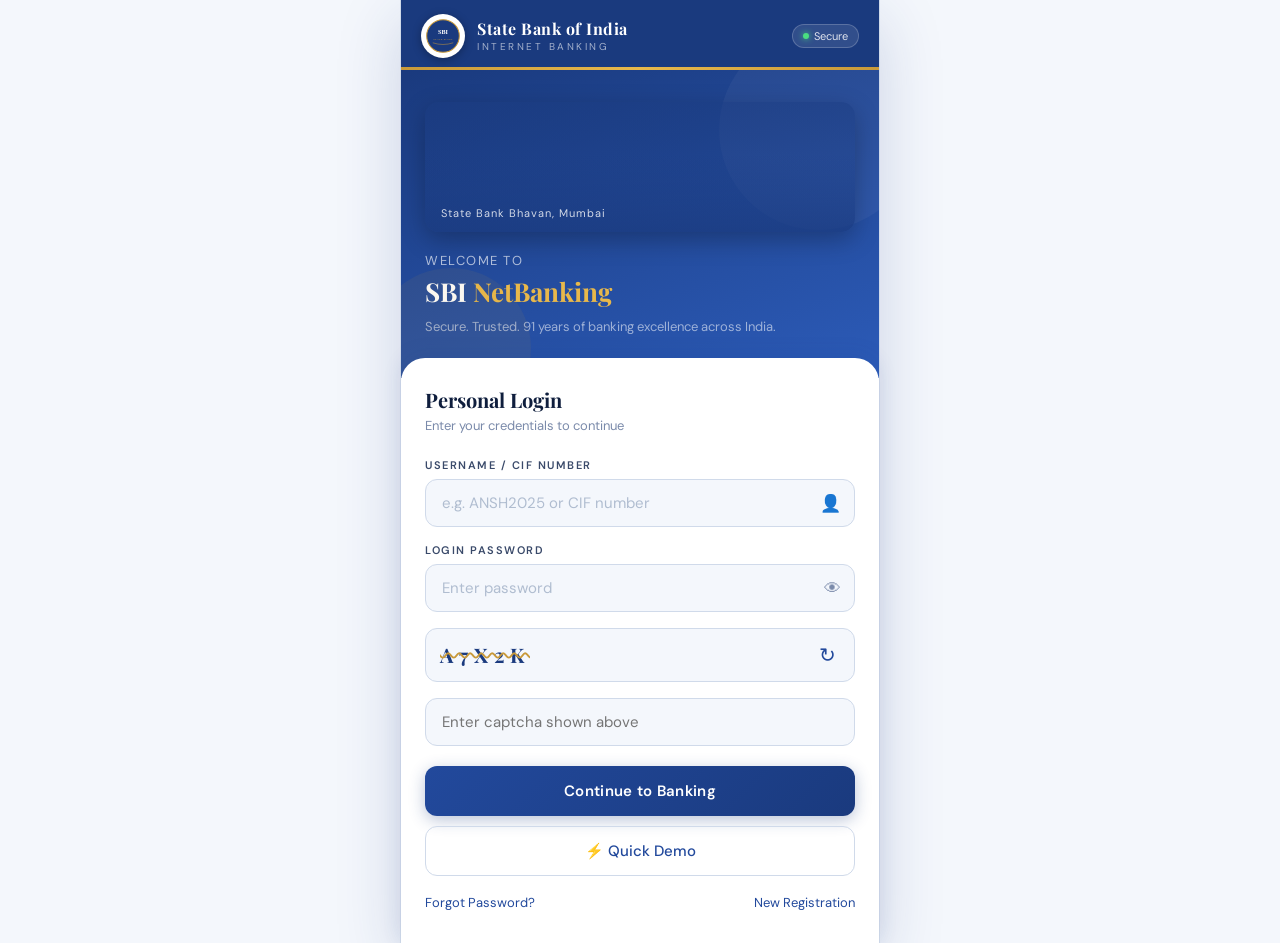
<file: bank.html>
<!DOCTYPE html>
<html lang="en">
<head>
<meta charset="UTF-8">
<meta name="viewport" content="width=device-width, initial-scale=1.0, maximum-scale=1.0">
<title>SBI — Internet Banking</title>
<link href="https://fonts.googleapis.com/css2?family=Playfair+Display:wght@600;700&family=DM+Sans:wght@300;400;500;600&display=swap" rel="stylesheet">
   
</head>
<link rel="stylesheet" href="bank.css">
<body>
<div class="app">

  <!-- ╔══════════════════════╗
       ║     LOGIN PAGE       ║
       ╚══════════════════════╝ -->
  <div class="page active" id="pgLogin">
    <div class="sbi-topbar">
      <div class="sbi-emblem">
        <!-- SBI Logo SVG -->
        <svg viewBox="0 0 100 100" xmlns="http://www.w3.org/2000/svg">
          <circle cx="50" cy="50" r="48" fill="#1a3a7e" stroke="#c8993a" stroke-width="3"/>
          <text x="50" y="45" text-anchor="middle" font-family="serif" font-size="18" font-weight="bold" fill="#fff">SBI</text>
          <text x="50" y="62" text-anchor="middle" font-family="serif" font-size="8" fill="#c8993a" letter-spacing="1">STATE BANK</text>
          <path d="M20 70 Q50 80 80 70" stroke="#c8993a" stroke-width="1.5" fill="none"/>
        </svg>
      </div>
      <div class="sbi-brand">
        <div class="sbi-brand-main">State Bank of India</div>
        <div class="sbi-brand-sub">Internet Banking</div>
      </div>
      <div class="topbar-right">
        <div class="secure-badge"><span class="secure-dot"></span>Secure</div>
      </div>
    </div>

    <div class="login-hero-strip">
      <div class="sbi-building">
        <div class="sbi-building-overlay">
          <span class="sbi-building-text">State Bank Bhavan, Mumbai</span>
        </div>
      </div>
      <div class="hero-greeting">Welcome to</div>
      <div class="hero-title">SBI <span>NetBanking</span></div>
      <div class="hero-sub">Secure. Trusted. 91 years of banking excellence across India.</div>
    </div>

    <div class="login-form-wrap">
      <div class="form-section-title">Personal Login</div>
      <div class="form-section-sub">Enter your credentials to continue</div>

      <div class="field">
        <label>Username / CIF Number</label>
        <div class="field-wrap">
          <input type="text" id="inUser" placeholder="e.g. ANSH2025 or CIF number" autocomplete="off" spellcheck="false">
          <span class="field-icon">👤</span>
        </div>
      </div>

      <div class="field">
        <label>Login Password</label>
        <div class="field-wrap">
          <input type="password" id="inPass" placeholder="Enter password">
          <span class="field-icon" onclick="togglePwd('inPass',this)">👁</span>
        </div>
      </div>

      <div class="captcha-row">
        <div class="captcha-code" id="captchaCode">A7X2K</div>
        <button class="captcha-refresh" onclick="refreshCaptcha()" title="Refresh">↻</button>
      </div>
      <input type="text" class="captcha-input" id="inCaptcha" placeholder="Enter captcha shown above" autocomplete="off" spellcheck="false">

      <button class="btn-primary" id="btnLogin" onclick="doLogin()">
        <span id="loginTxt">Continue to Banking</span>
      </button>
      <button class="btn-ghost" onclick="demoLogin()">⚡ Quick Demo</button>

      <div class="links-row">
        <span class="txt-link">Forgot Password?</span>
        <span class="txt-link">New Registration</span>
      </div>
    </div>
  </div>

  <!-- ╔══════════════════════╗
       ║  ACCOUNT SELECT      ║
       ╚══════════════════════╝ -->
  <div class="page" id="pgAccount">
    <div class="page-header">
      <button class="back-btn" onclick="goTo('pgLogin')">←</button>
      <div>
        <div class="ph-title">Select Account</div>
        <div class="ph-sub">Step 2 of 2 — Choose account to proceed</div>
      </div>
    </div>

    <div class="acc-body">
      <div class="user-greeting-card">
        <div class="ugc-label">Welcome back,</div>
        <div class="ugc-name" id="ugcName">—</div>
        <div class="ugc-cif" id="ugcCIF">CIF: SBI••••••4291</div>
      </div>

      <div class="section-label">Your Linked Accounts</div>
      <div class="acc-list" id="accList">
        <div class="acc-item selected" onclick="pickAcc(this,'SB •••• 4291','Savings Account')">
          <div class="acc-icon sb">🏦</div>
          <div class="acc-info">
            <div class="acc-type">Savings Account</div>
            <div class="acc-num">SB •••• •••• 4291 &nbsp;·&nbsp; Main Operative</div>
          </div>
          <div class="radio-circle"></div>
        </div>
        <div class="acc-item" onclick="pickAcc(this,'CA •••• 8812','Current Account')">
          <div class="acc-icon ca">💼</div>
          <div class="acc-info">
            <div class="acc-type">Current Account</div>
            <div class="acc-num">CA •••• •••• 8812</div>
          </div>
          <div class="radio-circle"></div>
        </div>
        <div class="acc-item" onclick="pickAcc(this,'FD •••• 3377','Fixed Deposit')">
          <div class="acc-icon fd">📊</div>
          <div class="acc-info">
            <div class="acc-type">Fixed Deposit</div>
            <div class="acc-num">FD •••• •••• 3377 &nbsp;·&nbsp; 7.4% p.a.</div>
          </div>
          <div class="radio-circle"></div>
        </div>
      </div>

      <button class="btn-primary" onclick="proceedDash()">Proceed to Dashboard →</button>
    </div>
  </div>

  <!-- ╔══════════════════════╗
       ║     DASHBOARD        ║
       ╚══════════════════════╝ -->
  <div class="page" id="pgDash">
    <!-- Top bar -->
    <div class="sbi-topbar">
      <div class="sbi-emblem">
        <svg viewBox="0 0 100 100" xmlns="http://www.w3.org/2000/svg">
          <circle cx="50" cy="50" r="48" fill="#1a3a7e" stroke="#c8993a" stroke-width="3"/>
          <text x="50" y="45" text-anchor="middle" font-family="serif" font-size="18" font-weight="bold" fill="#fff">SBI</text>
          <text x="50" y="62" text-anchor="middle" font-family="serif" font-size="8" fill="#c8993a" letter-spacing="1">STATE BANK</text>
          <path d="M20 70 Q50 80 80 70" stroke="#c8993a" stroke-width="1.5" fill="none"/>
        </svg>
      </div>
      <div class="sbi-brand">
        <div class="sbi-brand-main">SBI NetBanking</div>
        <div class="sbi-brand-sub" id="dashAccLabel">Savings Account</div>
      </div>
      <div class="topbar-right">
        <div class="secure-badge"><span class="secure-dot"></span>Live</div>
      </div>
    </div>

    <div class="dash-scroll">
      <!-- Balance Card -->
      <div class="balance-card">
        <div class="card-building-bg"></div>
        <div class="bc-top">
          <div class="bc-acc-info">
            <div class="bc-acc-type">Available Balance</div>
            <div class="bc-acc-num" id="dashAccNum">SB •••• 4291</div>
          </div>
          <div class="bc-chip">Savings A/C</div>
        </div>
        <div class="bc-balance-label">Current Balance</div>
        <div class="bc-amount" id="bcAmt">₹10,00,000</div>
        <div class="bc-currency">INDIAN RUPEES — INR</div>
        <div class="bc-meta-row">
          <div class="bc-meta-item">
            <div class="bc-meta-key">Account Holder</div>
            <div class="bc-meta-val" id="bcHolder">—</div>
          </div>
          <div class="bc-meta-item">
            <div class="bc-meta-key">IFSC</div>
            <div class="bc-meta-val">SBIN0001234</div>
          </div>
          <div class="bc-meta-item">
            <div class="bc-meta-key">Branch</div>
            <div class="bc-meta-val">New Delhi Main</div>
          </div>
          <div class="bc-meta-item">
            <div class="bc-meta-key">Last Login</div>
            <div class="bc-meta-val" id="bcLastLogin">—</div>
          </div>
        </div>
      </div>

      <!-- Quick Actions -->
      <div class="section-pad" style="padding-top:20px;">
        <div class="section-label" style="margin-bottom:12px;">Quick Actions</div>
        <div class="quick-actions">
          <div class="qa-item qa-dep" onclick="openSheet('deposit')">
            <div class="qa-icon">💰</div>
            <div class="qa-label">Deposit</div>
          </div>
          <div class="qa-item qa-wit" onclick="openSheet('withdraw')">
            <div class="qa-icon">🏧</div>
            <div class="qa-label">Withdraw</div>
          </div>
          <div class="qa-item qa-tra" onclick="showToast('info','Coming Soon','Fund Transfer will be available in next update.')">
            <div class="qa-icon">↔️</div>
            <div class="qa-label">Transfer</div>
          </div>
          <div class="qa-item qa-sta" onclick="showToast('info','Statement','Generating your mini statement...')">
            <div class="qa-icon">📄</div>
            <div class="qa-label">Statement</div>
          </div>
        </div>
      </div>

      <!-- Stats -->
      <div class="section-pad" style="padding-top:16px;">
        <div class="stat-pills">
          <div class="stat-pill">
            <div class="sp-icon" style="background:var(--success-bg);">📈</div>
            <div class="sp-info">
              <div class="sp-val" id="statDep">₹0</div>
              <div class="sp-label">Deposited</div>
            </div>
          </div>
          <div class="stat-pill">
            <div class="sp-icon" style="background:var(--info-bg);">📉</div>
            <div class="sp-info">
              <div class="sp-val" id="statWit">₹0</div>
              <div class="sp-label">Withdrawn</div>
            </div>
          </div>
        </div>
      </div>

      <!-- Transactions -->
      <div class="section-pad" style="padding-top:20px; padding-bottom:0;">
        <div class="sec-head">
          <h3>Transaction History</h3>
          <span id="txnCount">1 record</span>
        </div>
        <div class="txn-list" id="txnList">
          <div class="txn-item">
            <div class="txn-dot-wrap dot-credit"><span class="txn-dot-icon">↓</span></div>
            <div class="txn-mid">
              <div class="txn-desc">Account Opening Balance</div>
              <div class="txn-ref">Ref: SBI0000000001</div>
            </div>
            <div class="txn-right">
              <div class="txn-amt cr">+₹10,00,000</div>
              <div class="txn-time">Today</div>
            </div>
          </div>
        </div>
      </div>

      <!-- Logout -->
      <div class="section-pad" style="padding-top:24px; padding-bottom:0;">
        <button class="btn-ghost" style="color:var(--danger);border-color:rgba(192,57,43,0.25);" onclick="doLogout()">⏻ &nbsp;Logout Securely</button>
      </div>
    </div>
  </div>

</div><!-- /app -->

<!-- ╔══════════════════════╗
     ║   DEPOSIT SHEET      ║
     ╚══════════════════════╝ -->
<div class="modal-bg" id="sheetDeposit">
  <div class="modal-sheet">
    <div class="sheet-handle"></div>
    <div class="sheet-header">
      <div class="sheet-icon si-dep">💰</div>
      <div>
        <div class="sheet-title">Deposit Funds</div>
        <div class="sheet-sub">Credit amount to your account</div>
      </div>
      <button class="sheet-close" onclick="closeSheet('sheetDeposit')">✕</button>
    </div>
    <div class="sheet-body">
      <div class="balance-pill-sheet">
        <span class="bps-label">Current Balance</span>
        <span class="bps-val" id="depBalPill">₹10,00,000</span>
      </div>
      <div class="amount-field-label">Enter Amount</div>
      <div class="amount-field-wrap">
        <input type="number" class="amount-input" id="depInput" placeholder="0" min="1">
      </div>
      <div class="amount-hint">Min: ₹1 &nbsp;|&nbsp; Max per transaction: ₹10,00,000</div>
      <div class="quick-amounts">
        <span class="qa-pill" onclick="setAmt('depInput',500)">₹500</span>
        <span class="qa-pill" onclick="setAmt('depInput',1000)">₹1,000</span>
        <span class="qa-pill" onclick="setAmt('depInput',5000)">₹5,000</span>
        <span class="qa-pill" onclick="setAmt('depInput',10000)">₹10,000</span>
        <span class="qa-pill" onclick="setAmt('depInput',50000)">₹50,000</span>
      </div>
      <div class="sheet-actions">
        <button class="btn-cancel" onclick="closeSheet('sheetDeposit')">Cancel</button>
        <button class="btn-confirm btn-confirm-dep" onclick="confirmDeposit()">Confirm Deposit ✓</button>
      </div>
    </div>
  </div>
</div>

<!-- ╔══════════════════════╗
     ║  WITHDRAW SHEET      ║
     ╚══════════════════════╝ -->
<div class="modal-bg" id="sheetWithdraw">
  <div class="modal-sheet">
    <div class="sheet-handle"></div>
    <div class="sheet-header">
      <div class="sheet-icon si-wit">🏧</div>
      <div>
        <div class="sheet-title">Withdraw Funds</div>
        <div class="sheet-sub">Debit amount from your account</div>
      </div>
      <button class="sheet-close" onclick="closeSheet('sheetWithdraw')">✕</button>
    </div>
    <div class="sheet-body">
      <div class="balance-pill-sheet">
        <span class="bps-label">Available Balance</span>
        <span class="bps-val" id="witBalPill">₹10,00,000</span>
      </div>
      <div class="amount-field-label">Enter Amount</div>
      <div class="amount-field-wrap">
        <input type="number" class="amount-input" id="witInput" placeholder="0" min="1">
      </div>
      <div class="amount-hint">Cannot exceed your available balance</div>
      <div class="quick-amounts">
        <span class="qa-pill" onclick="setAmt('witInput',500)">₹500</span>
        <span class="qa-pill" onclick="setAmt('witInput',1000)">₹1,000</span>
        <span class="qa-pill" onclick="setAmt('witInput',5000)">₹5,000</span>
        <span class="qa-pill" onclick="setAmt('witInput',10000)">₹10,000</span>
        <span class="qa-pill" onclick="setAmt('witInput',50000)">₹50,000</span>
      </div>
      <div class="sheet-actions">
        <button class="btn-cancel" onclick="closeSheet('sheetWithdraw')">Cancel</button>
        <button class="btn-confirm btn-confirm-wit" onclick="confirmWithdraw()">Confirm Withdrawal ✓</button>
      </div>
    </div>
  </div>
</div>

<!-- Toast container -->
<div class="toast-stack" id="toastStack"></div>

<script src="bank.js"></script>
</body>
</html>
</file>
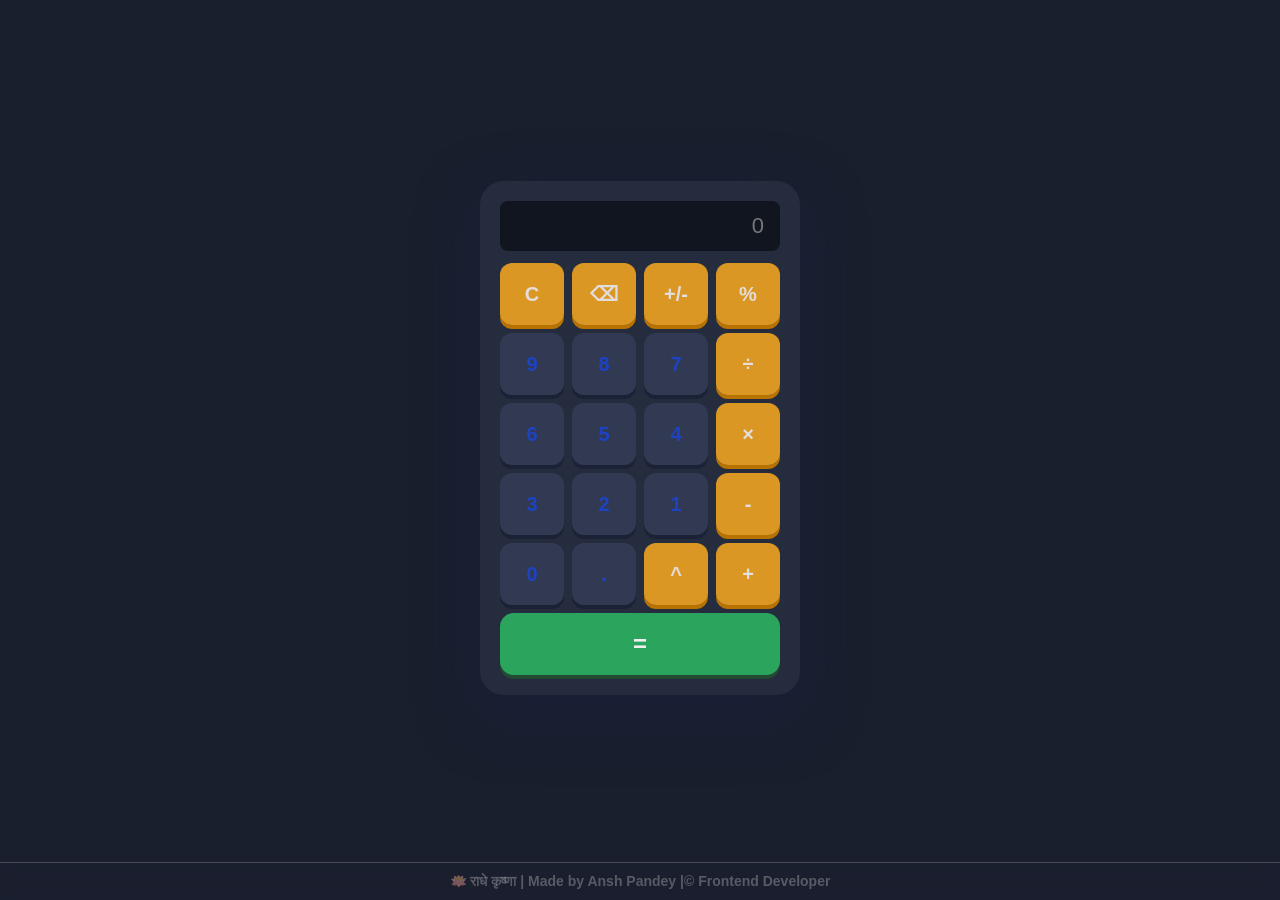
<file: calculater.html>
<!DOCTYPE html>
<html lang="en">

<head>
  <meta charset="UTF-8">
  <meta name="viewport" content="width=device-width, initial-scale=1.0">
  <title>calculator</title>
  <link rel="stylesheet" href="calculater.css">
</head>

<body class="body">
  <div class="container">
    <div class="display-container">
  <input type="text" class="display" id="display" placeholder="0" readonly>
</div>
   
    <div class="buttons">
      
      <button class="btn-operator" value="clear" onclick="allclear()">C</button>
       <button class="btn-operator" value="sqrt" onclick="clearOne()">⌫</button>
      <button class="btn-operator" value="square" onclick="sign()">+/-</button>
      <!-- <button class="btn-operator" value="square" onclick="addOperator('%')">%</button> -->
      <button class="btn-operator" onclick="addOperator('%')">%</button>


     

      <button class="btn-number" value="9" onclick="addNumber(9);">9</button>
      <button class="btn-number" value="8" onclick="addNumber(8);">8</button>
      <button class="btn-number" value="7" onclick="addNumber(7);">7</button>
      <button class="btn-operator" onclick="addOperator('÷')">÷</button>


      <button class="btn-number" value="6" onclick="addNumber(6);">6</button>
      <button class="btn-number" value="5" onclick="addNumber(5);">5</button>

      <button class="btn-number" value="4" onclick="addNumber(4);">4</button>
      <button class="btn-operator" onclick="addOperator('×')">×</button>

      <button class="btn-number" value="3" onclick="addNumber(3);">3</button>
      <button class="btn-number" value="2" onclick="addNumber(2);">2</button>

      <button class="btn-number" value="1" onclick="addNumber(1);">1</button>
      <button class="btn-operator" onclick="addOperator('-')">-</button>
      <button class="btn-number" value="0" onclick="addNumber(0);">0</button>

      <button class="btn-number" value="." onclick="addNumber('.');">.</button>
      <button class="btn-operator" onclick="addOperator('^')">^</button>
      <button class="btn-operator" onclick="addOperator('+')">+</button>


      <!-- <button class="btn-operator" id="slas">/</button> -->


    </div>
    <button class="btn-equal" value="=" onclick="calculate()">=</button>
    <footer class="footer">
      🪷 राधे कृष्णा | Made by Ansh Pandey |© Frontend Developer
    </footer>
  </div>

</body>

</html>
<script src="calculater.js"></script>
</file>
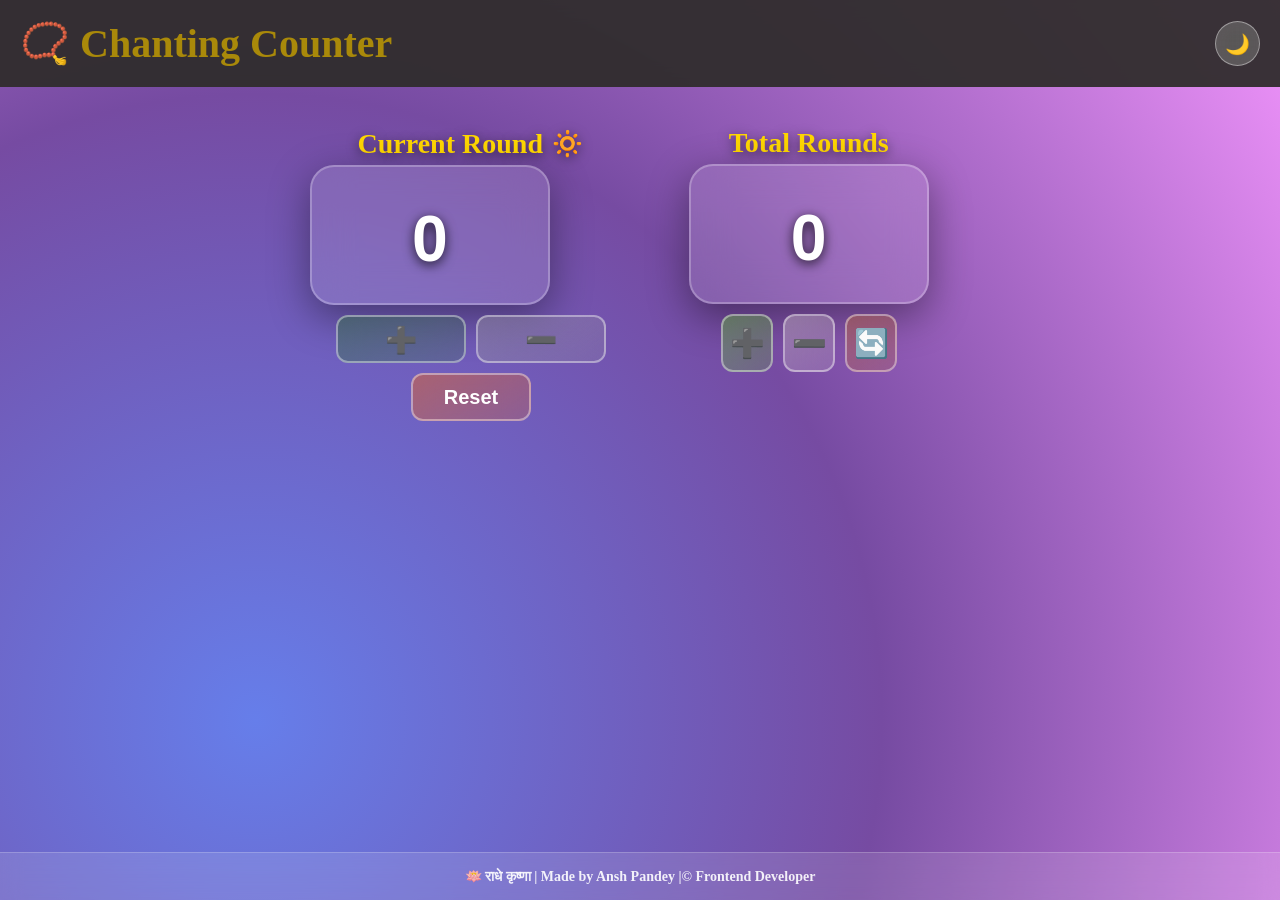
<file: chanting.html>
<!DOCTYPE html>
<html lang="en">
<head>
    <meta charset="UTF-8">
    <meta name="viewport" content="width=device-width, initial-scale=1.0">
    <title>Chanting Counter</title>
    <link rel="stylesheet" href="chnating.css">
</head>
<body class="krishna">
    <canvas id="bgCanvas" style="position:fixed;top:0;left:0;width:100%;height:100%;z-index:0;pointer-events:none;"></canvas>
    <header class="head">
        <h1>📿 Chanting Counter</h1>
        <button class="mode-toggle" onclick="toggleMode()">🌙</button>
    </header>
    
    <div class="container">
        <div class="current-section">
            <h2 id="name">Current Round 🔅</h2>
            <div class="current">
                <h3 id="curVal">0</h3>
            </div>
            <div class="current-controls">
                <button class="add" onclick="plus()">➕</button>
                <button class="subs" onclick="minus()">➖</button>
                <button class="firse" onclick="reset()">Reset</button>
            </div>
        </div>
        
        <div class="total-section">
            <h2 id="name">Total Rounds</h2>
            <div class="total">
                <h3 id="totalVal">0</h3>
            </div>
            <div class="total-controls">
                <button class="plus" onclick="totalplus()">➕</button>
                <button class="mins" onclick="totalminus()">➖</button>
                <button class="reset" onclick="totalreset()">🔄</button>
            </div>
        </div>
    </div>

    <footer class="footer">
        🪷 राधे कृष्णा | Made by Ansh Pandey |© Frontend Developer
    </footer>
    
    <script src="chnating.js"></script>
</body>
</html>
</file>
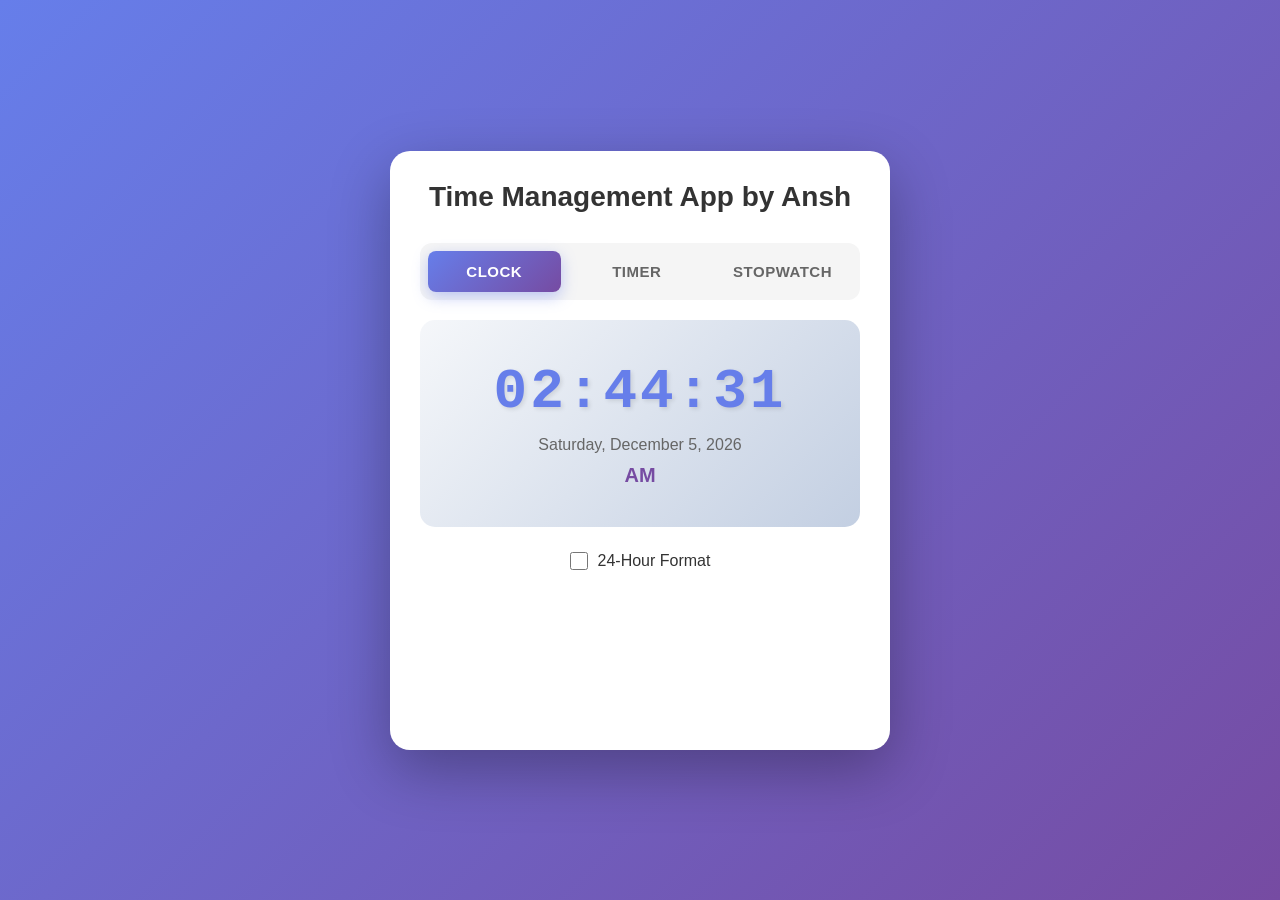
<file: clock.html>
<!DOCTYPE html>
<html lang="en">
<head>
    <meta charset="UTF-8">
    <meta name="viewport" content="width=device-width, initial-scale=1.0">
    <title>Clock, Timer & Stopwatch</title>
    <link rel="stylesheet" href="clock.css">
</head>
<body>
    <div class="container">
        <h1>Time Management App by Ansh</h1>
        
        <!-- Tab Navigation -->
        <div class="tab-navigation">
            <button class="tab-button active" data-tab="clock">Clock</button>
            <button class="tab-button" data-tab="timer">Timer</button>
            <button class="tab-button" data-tab="stopwatch">Stopwatch</button>
        </div>

        <!-- Tab Content -->
        <div class="tab-content">
            <!-- Clock Tab -->
            <div id="clock" class="tab-pane active">
                <div class="clock-display">
                    <div class="time" id="clock-time">00:00:00</div>
                    <div class="date" id="clock-date">Monday, January 1, 2024</div>
                    <div class="period" id="clock-period">AM</div>
                </div>
                <div class="format-toggle">
                    <label>
                        <input type="checkbox" id="format-toggle" unchecked>
                        <span>24-Hour Format</span>
                    </label>
                </div>
            </div>

            <!-- Timer Tab -->
            <div id="timer" class="tab-pane">
                <div class="timer-display">
                    <div class="time" id="timer-time">00:00:00</div>
                </div>
                <div class="timer-input">
                    <input type="number" id="timer-hours" min="0" max="23" placeholder="HH" value="0">
                    <span>:</span>
                    <input type="number" id="timer-minutes" min="0" max="59" placeholder="MM" value="0">
                    <span>:</span>
                    <input type="number" id="timer-seconds" min="0" max="59" placeholder="SS" value="0">
                </div>
                <div class="controls">
                    <button class="btn btn-primary" id="timer-start">Start</button>
                    <button class="btn btn-pause" id="timer-pause">Pause</button>
                    <button class="btn btn-reset" id="timer-reset">Reset</button>
                </div>
            </div>

            <!-- Stopwatch Tab -->
            <div id="stopwatch" class="tab-pane">
                <div class="stopwatch-display">
                    <div class="time" id="stopwatch-time">00:00:00</div>
                </div>
                <div class="controls">
                    <button class="btn btn-primary" id="stopwatch-start">Start</button>
                    <button class="btn btn-pause" id="stopwatch-pause">Pause</button>
                    <button class="btn btn-reset" id="stopwatch-reset">Reset</button>
                </div>
                <div class="laps">
                    <button class="btn btn-secondary" id="stopwatch-lap">Lap</button>
                </div>
                <div class="lap-list" id="lap-list"></div>
            </div>
        </div>
    </div>

    <script src="clock.js"></script>
</body>
</html>
</file>
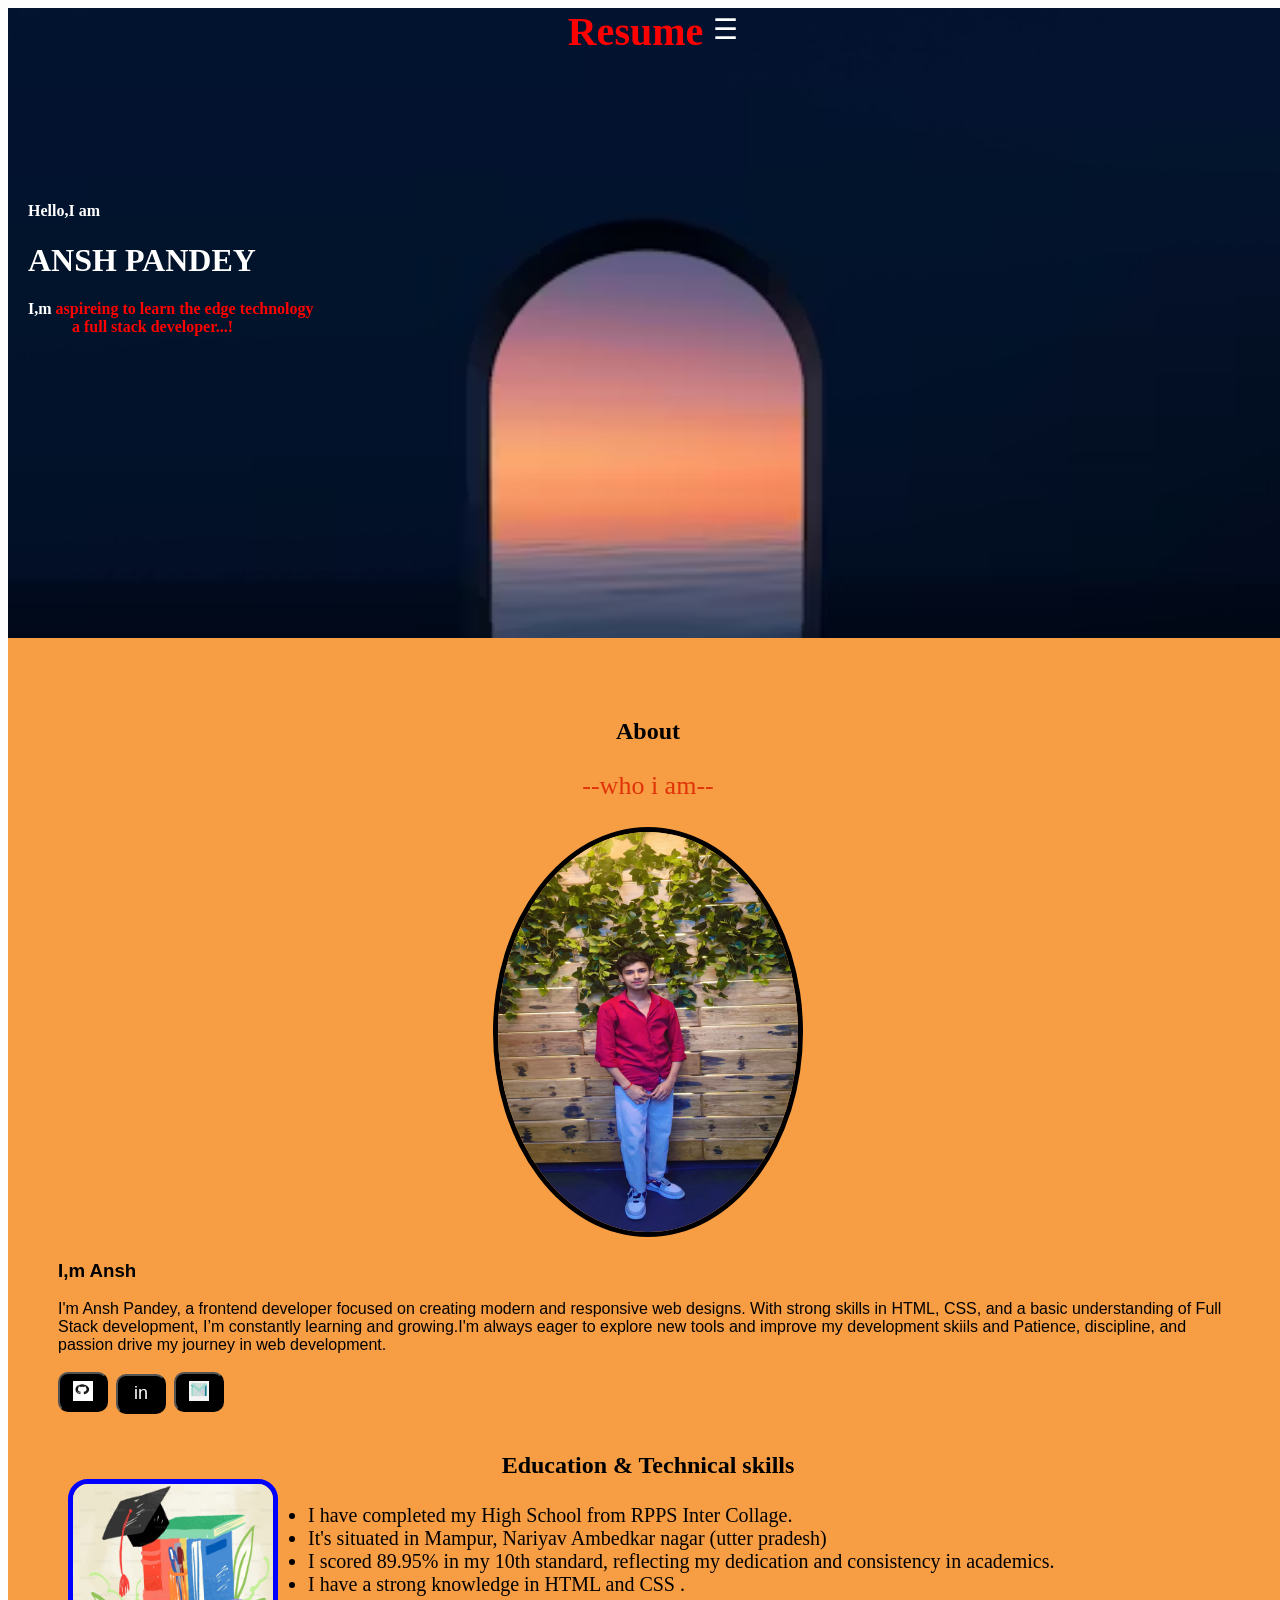
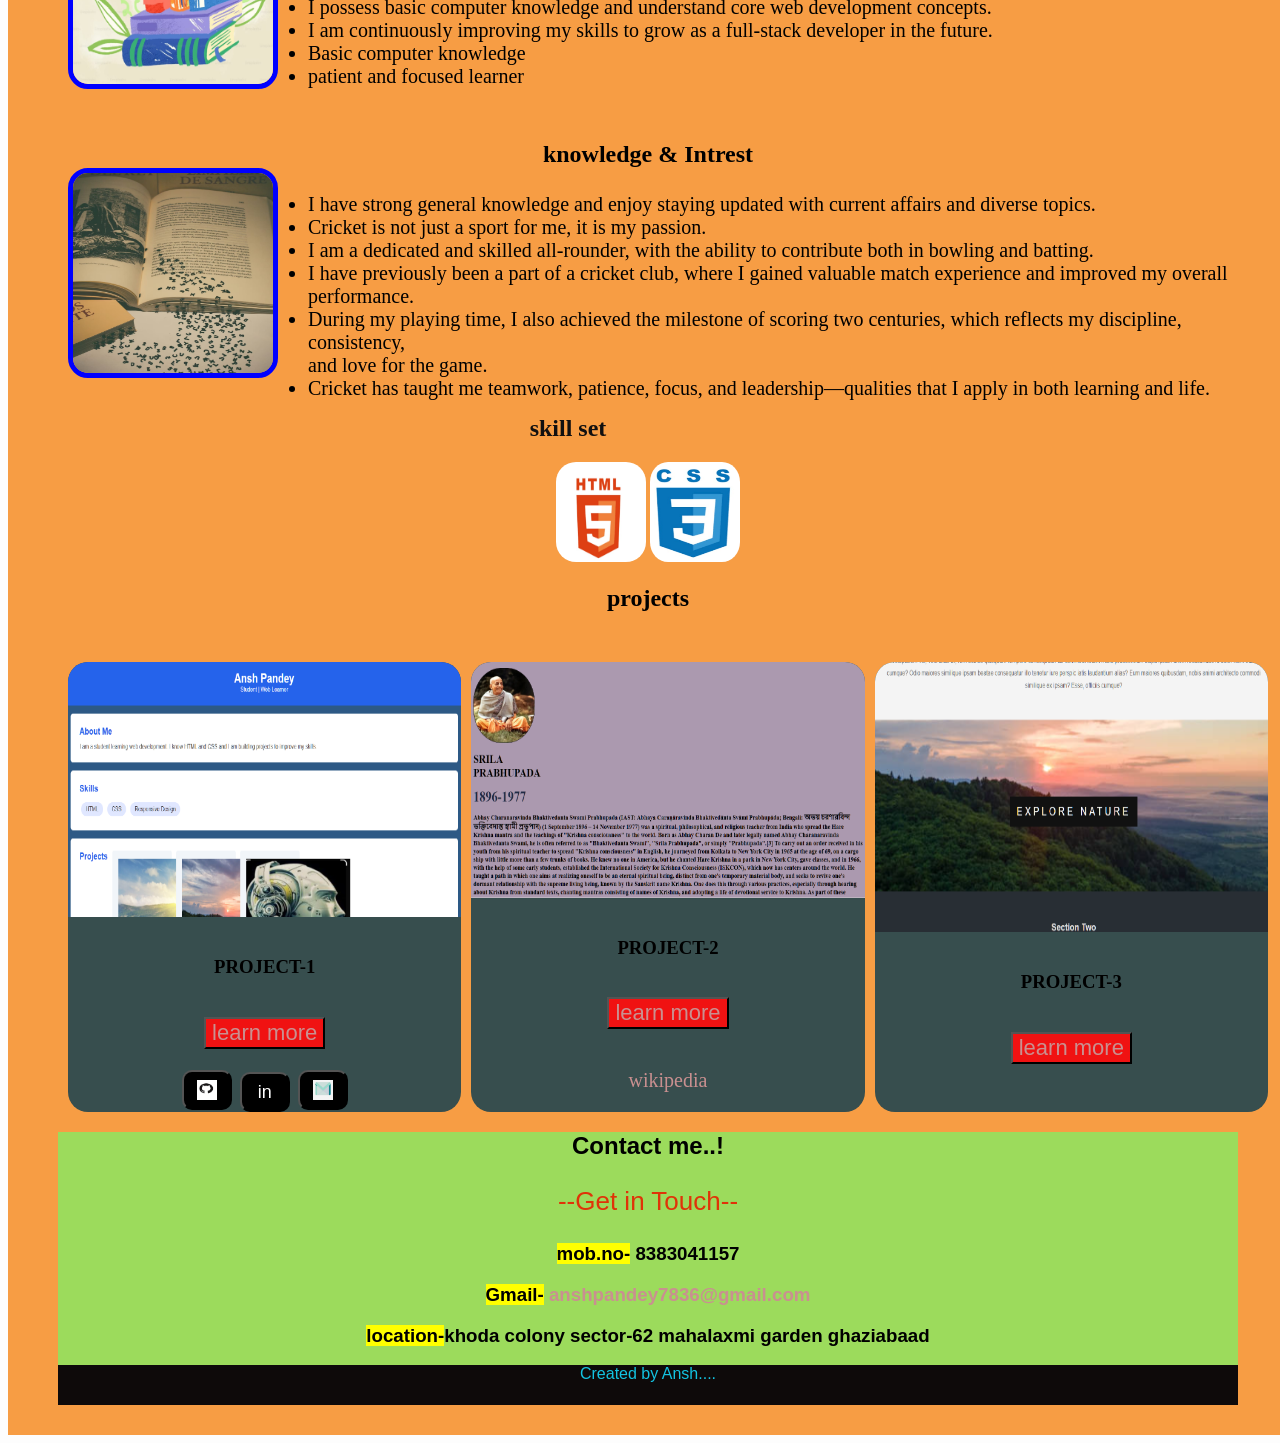
<file: project1.html>
<!DOCTYPE html>
<html lang="en">

<head>
    <meta charset="UTF-8">
    <title>CSS Sidebar</title>
    <link rel="stylesheet" href="project1.css">
</head>

<body>
<header>
    
    <!-- Hidden Checkbox -->
    <input type="checkbox" id="menu-toggle">

    <!-- Navbar -->
    <div class="navbar">
        <span class="logo">Resume</span>

        <!-- Hamburger Icon -->
        <label for="menu-toggle" class="menu-btn">☰</label>
    </div>

    <!-- Sidebar -->
    <div class="sidebar">
        <!-- Close Button -->
        <label for="menu-toggle" class="close-btn">close</label>

        <a href="#Home">Home</a>
        <a href="#About">About</a>
        <a href="#Education & Technical">Education & Technical</a>
        <a href="#knowledge & Intrest">knowledge & Intrest</a>
        <a href="#skill set">skill set</a>
        <a href="#Projects">Projects</a>
        <a href="#Contact">Contact</a>
    </div>
    <!-- about -->
        <div class="b">
            <h4>Hello,<span>I am</span></h4>
            <h1>ANSH PANDEY</h1>
            <h4>I,m <span class="line">aspireing to learn the edge technology
                    <br>
            &nbsp; &nbsp;&nbsp;&nbsp;&nbsp;&nbsp;&nbsp; &nbsp; a full stack  developer...!</span>
            </h4>
        </div>
    </header>
        
          
        <!-- section tag  -->
        <section class="about">
            <a href="#" id="About">
                <h1 class="aa">About </h1>
            </a>
            <p class="tittle">--who i am--</p>
            <img id="photo" src="anshimage.jpeg" alt="">
            <div class="ansh">
                <h3>I,m Ansh</h3>
                <p>I'm Ansh Pandey, a frontend developer focused on creating modern and responsive web designs.
                    With strong skills in HTML, CSS, and a basic understanding of Full Stack development, I’m constantly
                    learning and
                    growing.I'm always eager to explore new tools and improve my development skiils and
                    Patience, discipline, and passion drive my journey in web development.</p>
            </div>
            <!-- link produce -->
            <div class="link">
                <a href="https://github.com/"><button class="button"><img id="ab" src="github.jpeg"></button></a>
                <a href="https://in.linkedin.com/"><button class="bu">in</button></a>
                <a href="https://mail.google.com/mail/u/0/"><button class="button"><img id="cd" src="gmail.jpeg"></button></a>
            </div>
            <br>
            <a href="#" id="Education & Technical">
                <h1 class="aa">Education & Technical skills</h1>
                <img id="hh" src="study.jpeg" alt="">
            </a>
            <ul class="cc">
                <li>I have completed my High School from RPPS Inter Collage.</li>
                <li>It's situated in Mampur, Nariyav Ambedkar nagar (utter pradesh) </li>
                <li>I scored 89.95% in my 10th standard, reflecting my dedication and consistency in academics.</li>
                <li>I have a strong knowledge in HTML and CSS .</li>
                <LI>I possess basic computer knowledge and understand core web development concepts.</LI>
                <LI>I am continuously improving my skills to grow as a full-stack developer in the future.</LI>
                <LI>Basic computer knowledge</LI>
                <li>patient and focused learner</li>
            </ul>
            <br>
            <a href="#" id="knowledge & Intrest">
                <h1 class="aa">knowledge & Intrest</h1>
                <img id="hh" src="WhatsApp Image 2026-01-07 at 3.53.08 PM.jpeg" alt="">
            </a>
            <ul class="cc">
                <li> I have strong general knowledge and enjoy staying updated with current affairs and diverse topics.</li>
                <li>Cricket is not just a sport for me, it is my passion.
                <li> I am a dedicated and skilled all-rounder, with the ability to
                    contribute both in bowling and batting.</li>
                <li>I have previously been a part of a cricket club, where I gained valuable match experience and improved my
                    overall
                    performance.</li>
                <li>During my playing time, I also achieved the milestone of scoring two centuries, which reflects my
                    discipline,
                    consistency, <br>and love for the game.</li>
                <li>Cricket has taught me teamwork, patience, focus, and leadership—qualities that I apply in both learning and
                    life.</li>
                </p>
            </ul>
            <a href="#" id="skill set">
                <h1 class="rr">skill set</h1>
            </a>
            <img id="ff" src="css.jpeg" alt="HTML">
            <img id="ss" src="htmlimg.jpeg" alt="CSS">
        <a href="#" id="Projects">
            <h1 class="aa">projects</h1></a>
            <!-- card1 -->
    <div class="container">
         <div class="card1">
                <img  id="cf" src="Screenshot 2026-01-12 105723.png" alt="">
                <h3>PROJECT-1</h3>
              <button class="more"><a href=".html">learn more</a></button>
            <div class="link">
                <a href="https://github.com/"><button class="button"><img id="ab" src="github.jpeg"></button></a>
                <a href="https://in.linkedin.com/"><button class="bu">in</button></a>
                <a href="https://mail.google.com/mail/u/0/"><button class="button"><img id="cd" src="gmail.jpeg"></button></a>
            </div>
        </div>
    
            <!-- card 2 -->
            <div class="card2">
                <img id="cf" src="Screenshot 2026-01-12 105822.png" alt="">
                <h3>PROJECT-2</h3>
                <button class="more"><a href="project1.html">learn more</a></button>
               <div class="wiki">
          <a href="//en.wikipedia.org/wiki/A._C._Bhaktivedanta_Swami_Prabhupada">wikipedia</a>
               </div>
            </div>
            <!-- card3-->
            <div class="card3">
                <img id="cf" src="Screenshot 2026-01-12 131206.png" alt="">
                <h3>PROJECT-3</h3>
                <button class="more">
                    <a href="project3.html">learn more</a></button>
    </div>   
    </div>
            <!-- </section> -->
         
            <div class="section">
              <div>  <a href="#" id="Contact">
                    <h1 class="aa">Contact me..!</h1>
                </a>
                <p class="tittle">--Get in Touch--</p>
                <h3><mark>mob.no-</mark> 8383041157</h3>
                <h3><mark>Gmail-</mark> <a href="mailto:anshpandey7836@gmail.com">anshpandey7836@gmail.com</a></h3>
                <h3><mark>location-</mark>khoda colony sector-62 mahalaxmi garden ghaziabaad</h3>
        
            </div>
                <footer class="cd">
                    Created by Ansh....
                </footer>
            </div>
        <!-- </section> -->
</body>

</html>
</file>
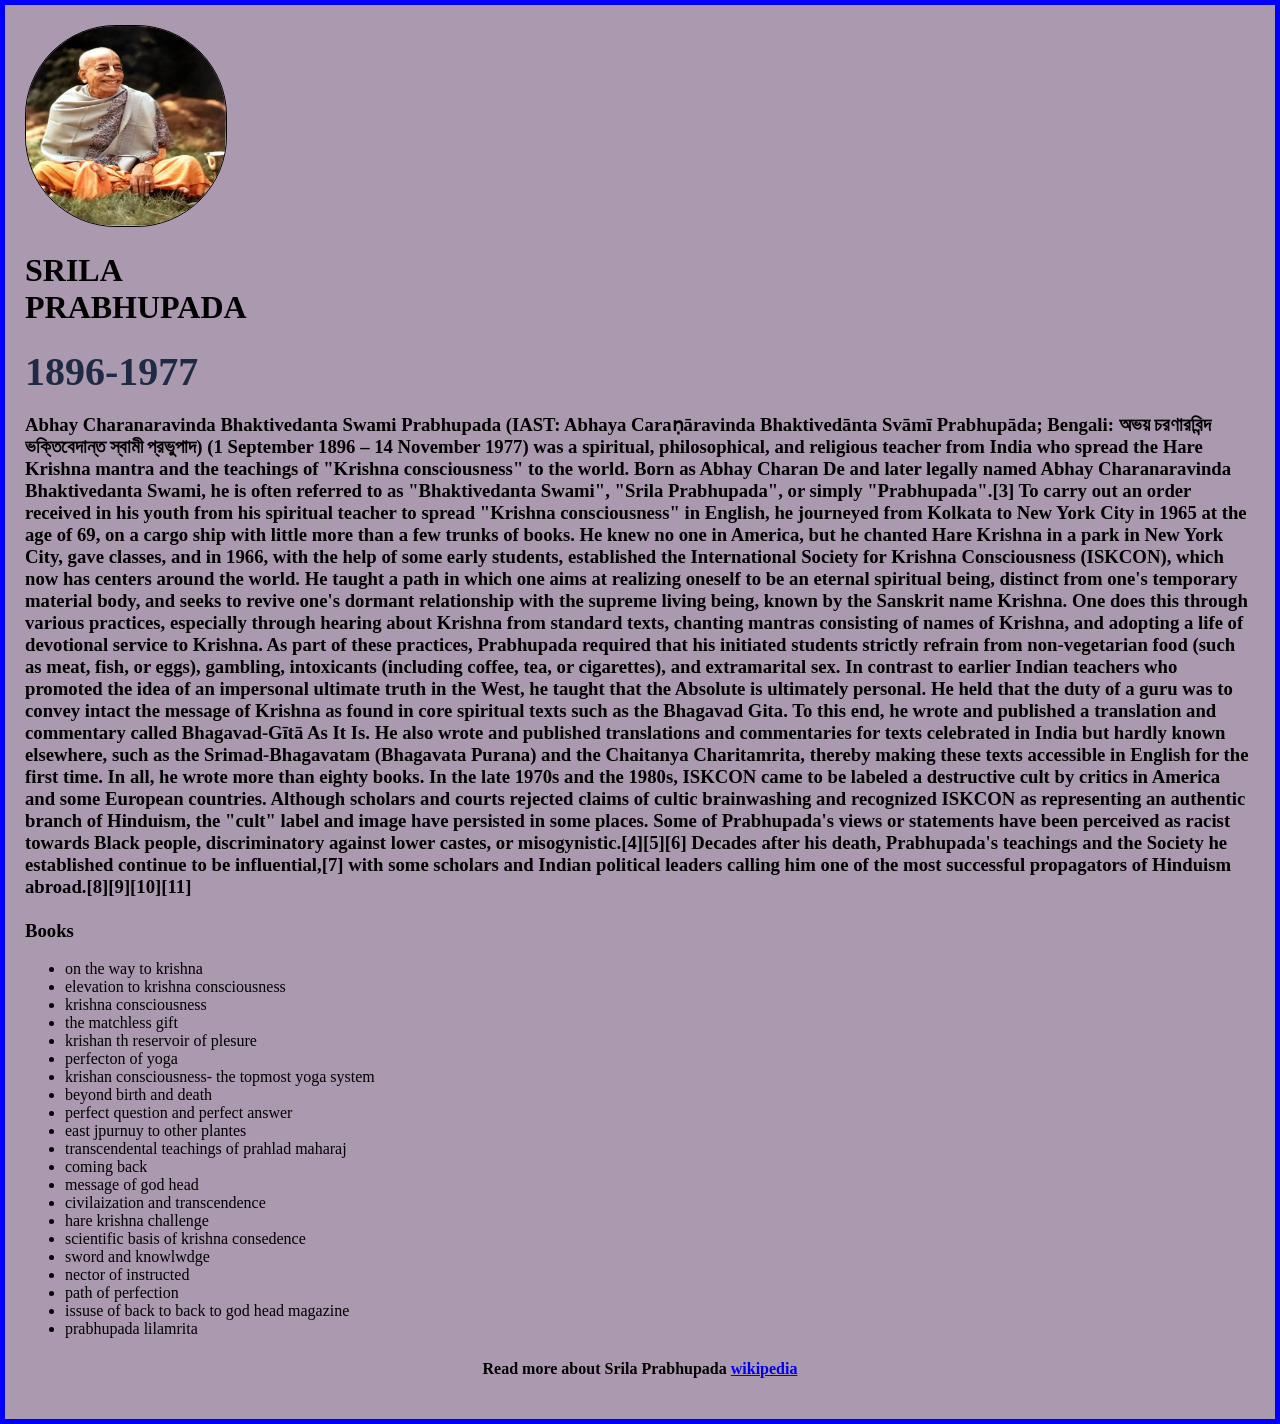
<file: project2.html>
<!DOCTYPE html>
<html lang="en">
<head>
    <meta charset="UTF-8">
    <meta name="viewport" content="width=device-width, initial-scale=1.0">
    <title>Document</title>
    <link rel="stylesheet" href="project2.css">
</head>
<body id="eg">
    <div class="header">
    <div class="profile img">

     <img src="hareKrishna.jpeg" alt="srila prabhupada">   

    <div class="title"><h1>SRILA <BR> PRABHUPADA</H1>
        <span class="years">1896-1977</span>
        
<div>
    <h3>Abhay Charanaravinda Bhaktivedanta Swami Prabhupada (IAST: Abhaya Caraṇāravinda Bhaktivedānta Svāmī Prabhupāda; Bengali:
    অভয় চরণারবিন্দ ভক্তিবেদান্ত স্বামী প্রভুপাদ) (1 September 1896 – 14 November 1977) was a spiritual, philosophical, and
    religious teacher from India who spread the Hare Krishna mantra and the teachings of "Krishna consciousness" to the
    world. Born as Abhay Charan De and later legally named Abhay Charanaravinda Bhaktivedanta Swami, he is often referred to
    as "Bhaktivedanta Swami", "Srila Prabhupada", or simply "Prabhupada".[3] To carry out an order received in his youth
    from his spiritual teacher to spread "Krishna consciousness" in English, he journeyed from Kolkata to New York City in
    1965 at the age of 69, on a cargo ship with little more than a few trunks of books. He knew no one in America, but he
    chanted Hare Krishna in a park in New York City, gave classes, and in 1966, with the help of some early students,
    established the International Society for Krishna Consciousness (ISKCON), which now has centers around the world. He
    taught a path in which one aims at realizing oneself to be an eternal spiritual being, distinct from one's temporary
    material body, and seeks to revive one's dormant relationship with the supreme living being, known by the Sanskrit name
    Krishna. One does this through various practices, especially through hearing about Krishna from standard texts, chanting
    mantras consisting of names of Krishna, and adopting a life of devotional service to Krishna. As part of these
    practices, Prabhupada required that his initiated students strictly refrain from non-vegetarian food (such as meat,
    fish, or eggs), gambling, intoxicants (including coffee, tea, or cigarettes), and extramarital sex. In contrast to
    earlier Indian teachers who promoted the idea of an impersonal ultimate truth in the West, he taught that the Absolute
    is ultimately personal. He held that the duty of a guru was to convey intact the message of Krishna as found in core
    spiritual texts such as the Bhagavad Gita. To this end, he wrote and published a translation and commentary called
    Bhagavad-Gītā As It Is. He also wrote and published translations and commentaries for texts celebrated in India but
    hardly known elsewhere, such as the Srimad-Bhagavatam (Bhagavata Purana) and the Chaitanya Charitamrita, thereby making
    these texts accessible in English for the first time. In all, he wrote more than eighty books. In the late 1970s and the
    1980s, ISKCON came to be labeled a destructive cult by critics in America and some European countries. Although scholars
    and courts rejected claims of cultic brainwashing and recognized ISKCON as representing an authentic branch of Hinduism,
    the "cult" label and image have persisted in some places. Some of Prabhupada's views or statements have been perceived
    as racist towards Black people, discriminatory against lower castes, or misogynistic.[4][5][6] Decades after his death,
    Prabhupada's teachings and the Society he established continue to be influential,[7] with some scholars and Indian
    political leaders calling him one of the most successful propagators of Hinduism abroad.[8][9][10][11]
    <br><br>
   <span>Books</span>
    </h3>
</div>
<ul>
    <li>on the way to krishna </li>
    <li>elevation to krishna consciousness</li>
    <li>krishna  consciousness</li>
    <li>the matchless gift</li>
    <li>krishan th reservoir of plesure</li>
    <li> perfecton of yoga </li>
    <li> krishan consciousness- the topmost yoga system</li>
    <li>beyond birth and death</li>
    <li>perfect question and perfect answer</li>
    <li>east jpurnuy to other plantes</li>
    <li>transcendental teachings of prahlad maharaj</li>
    <li>coming back</li>
    <li>message of god head</li>
    <li>civilaization and transcendence</li>
    <li>hare krishna challenge</li>
    <li>scientific  basis of krishna consedence </li>
    <li>sword and knowlwdge</li>
    <li>nector of instructed</li>
    <li>path of perfection </li>
    <li>issuse of back to back to god head magazine </li>
    <li>prabhupada lilamrita</li>
</ul> 
<h4>Read more about Srila Prabhupada
 <a href="//en.wikipedia.org/wiki/A._C._Bhaktivedanta_Swami_Prabhupada">wikipedia</a></h4>
</body>
</html>
</file>
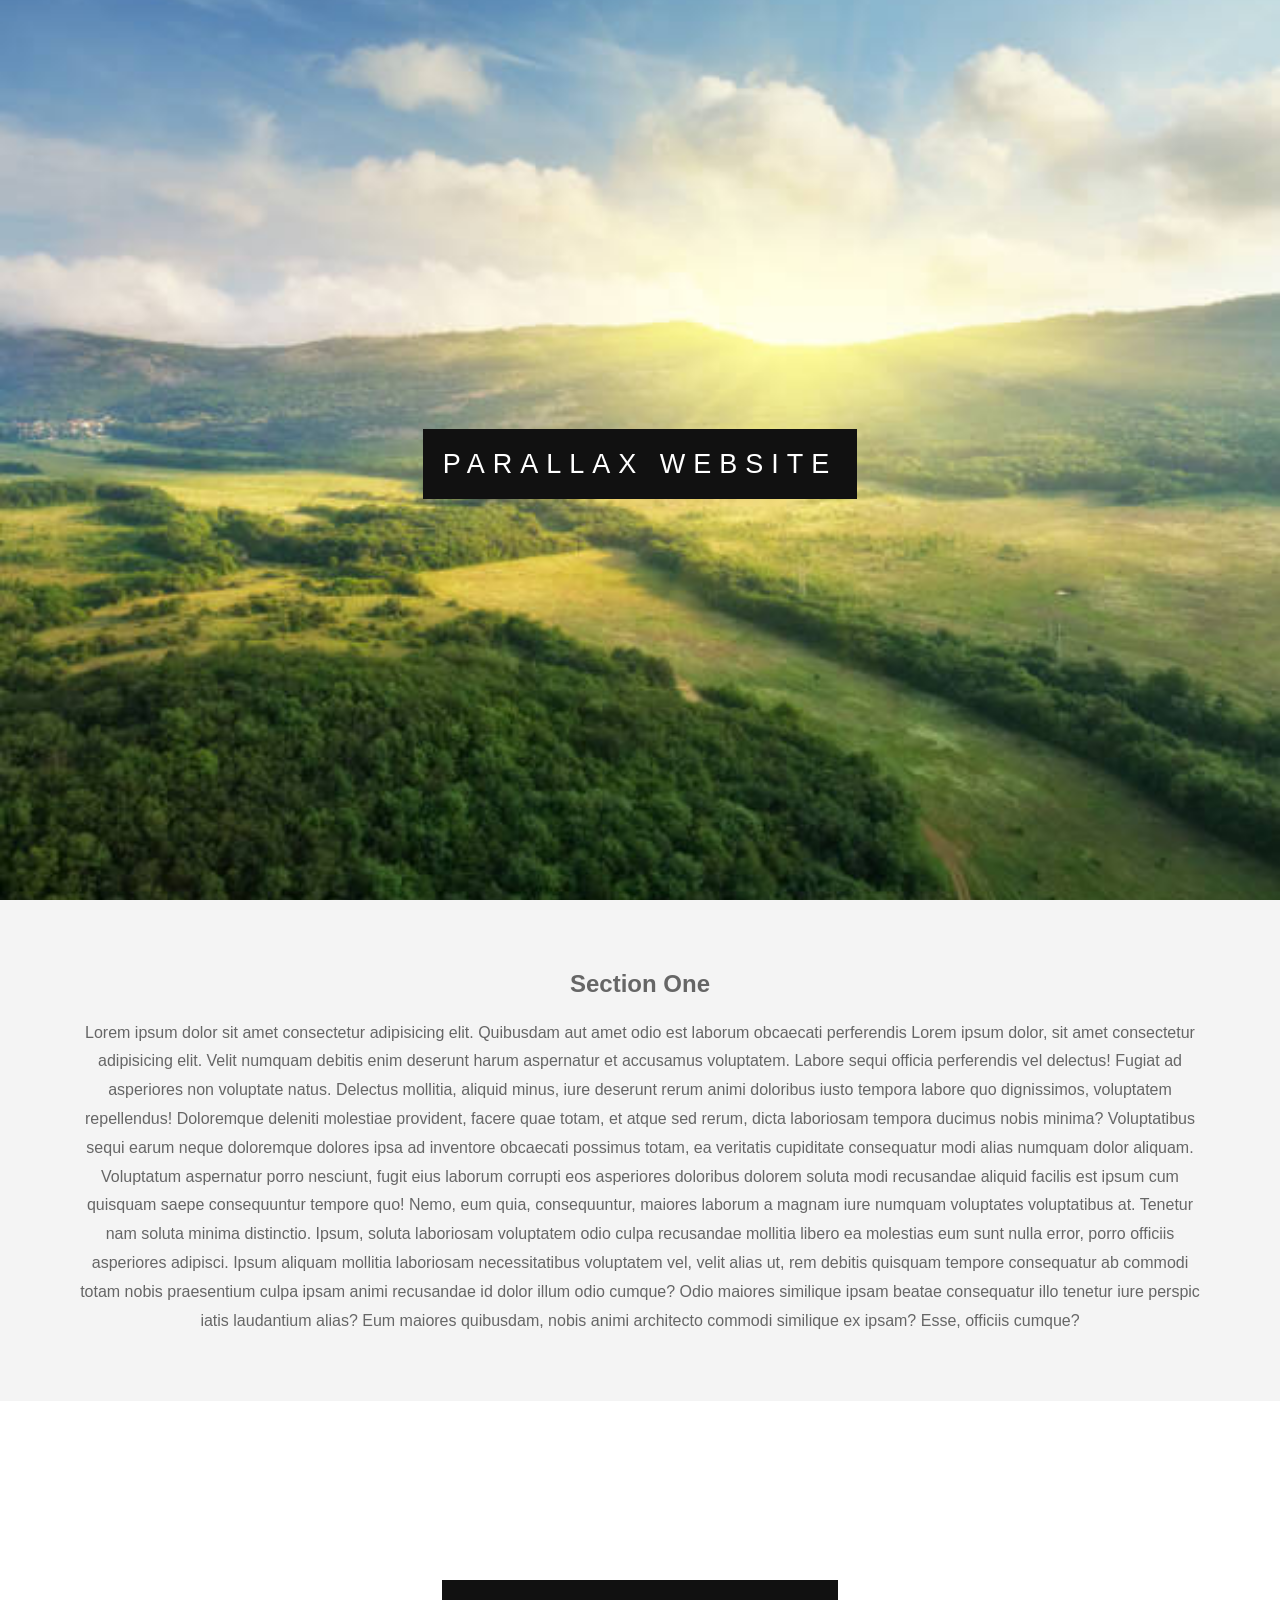
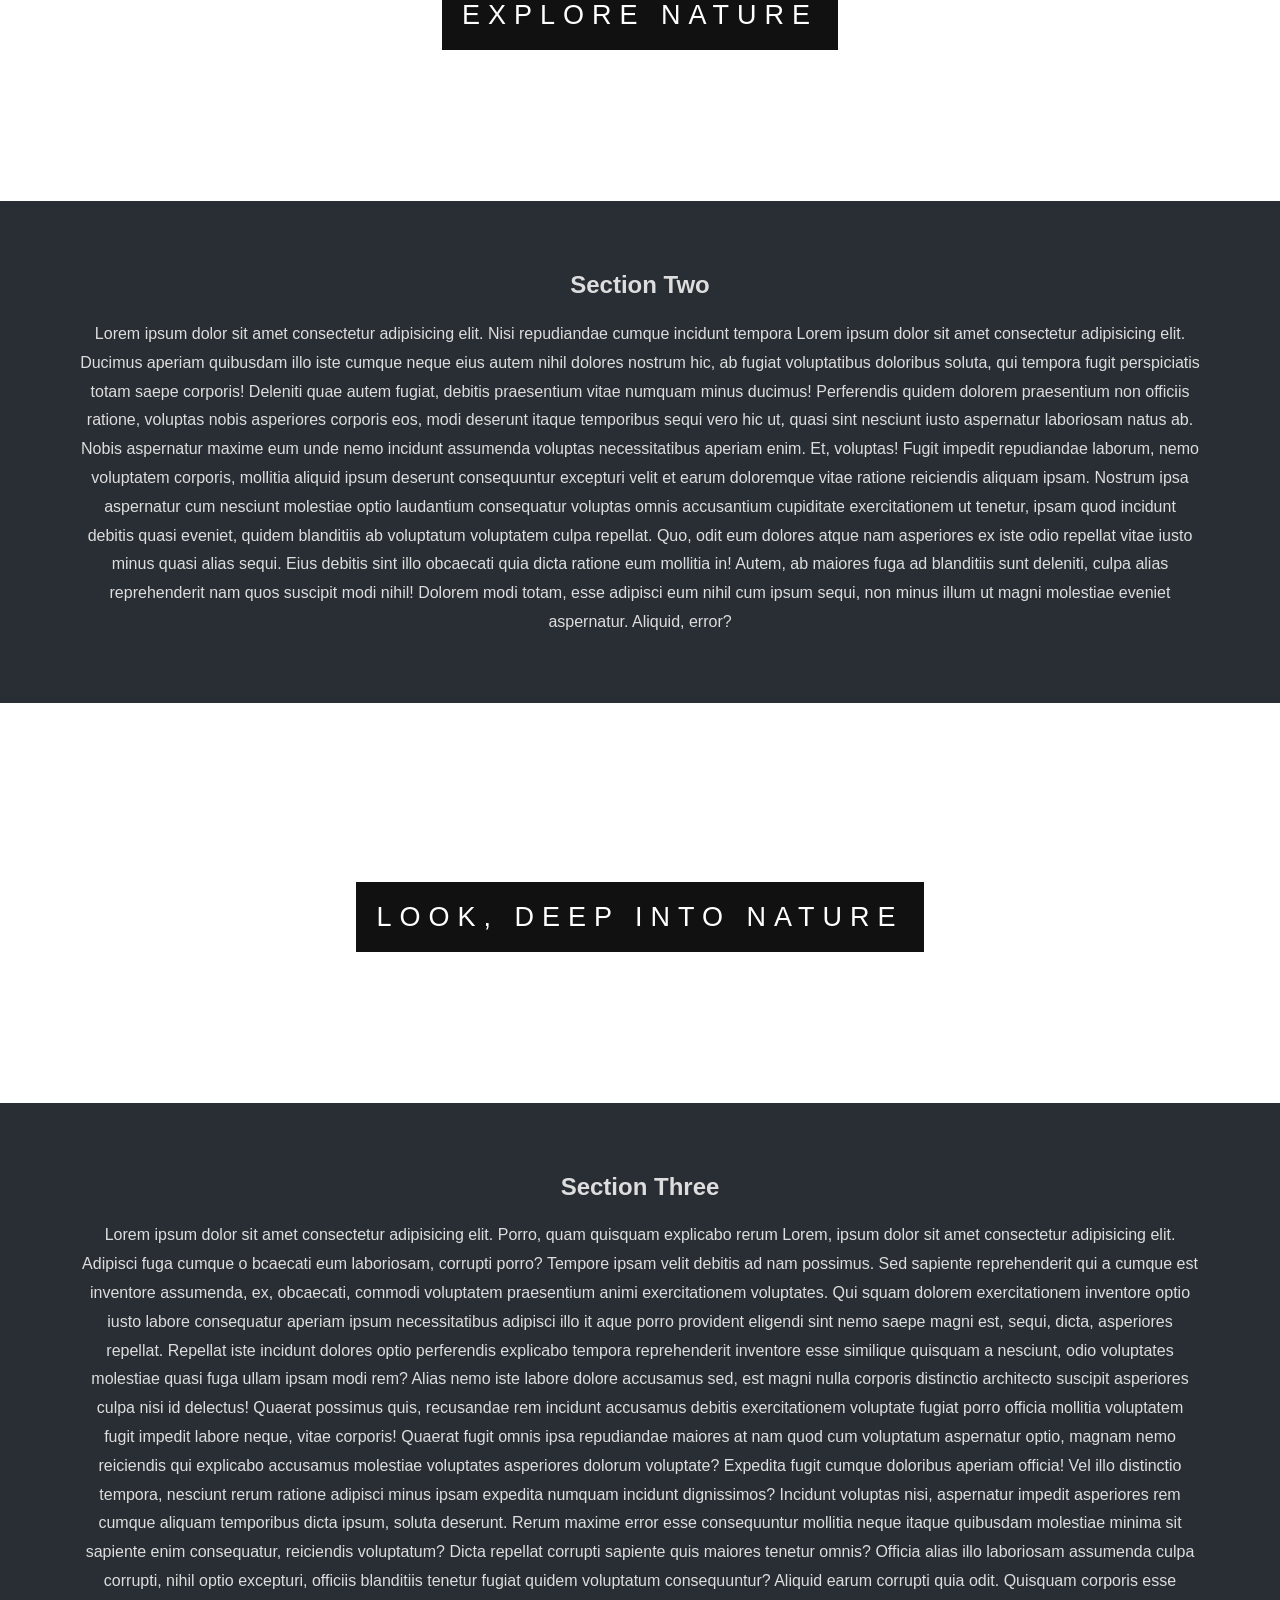
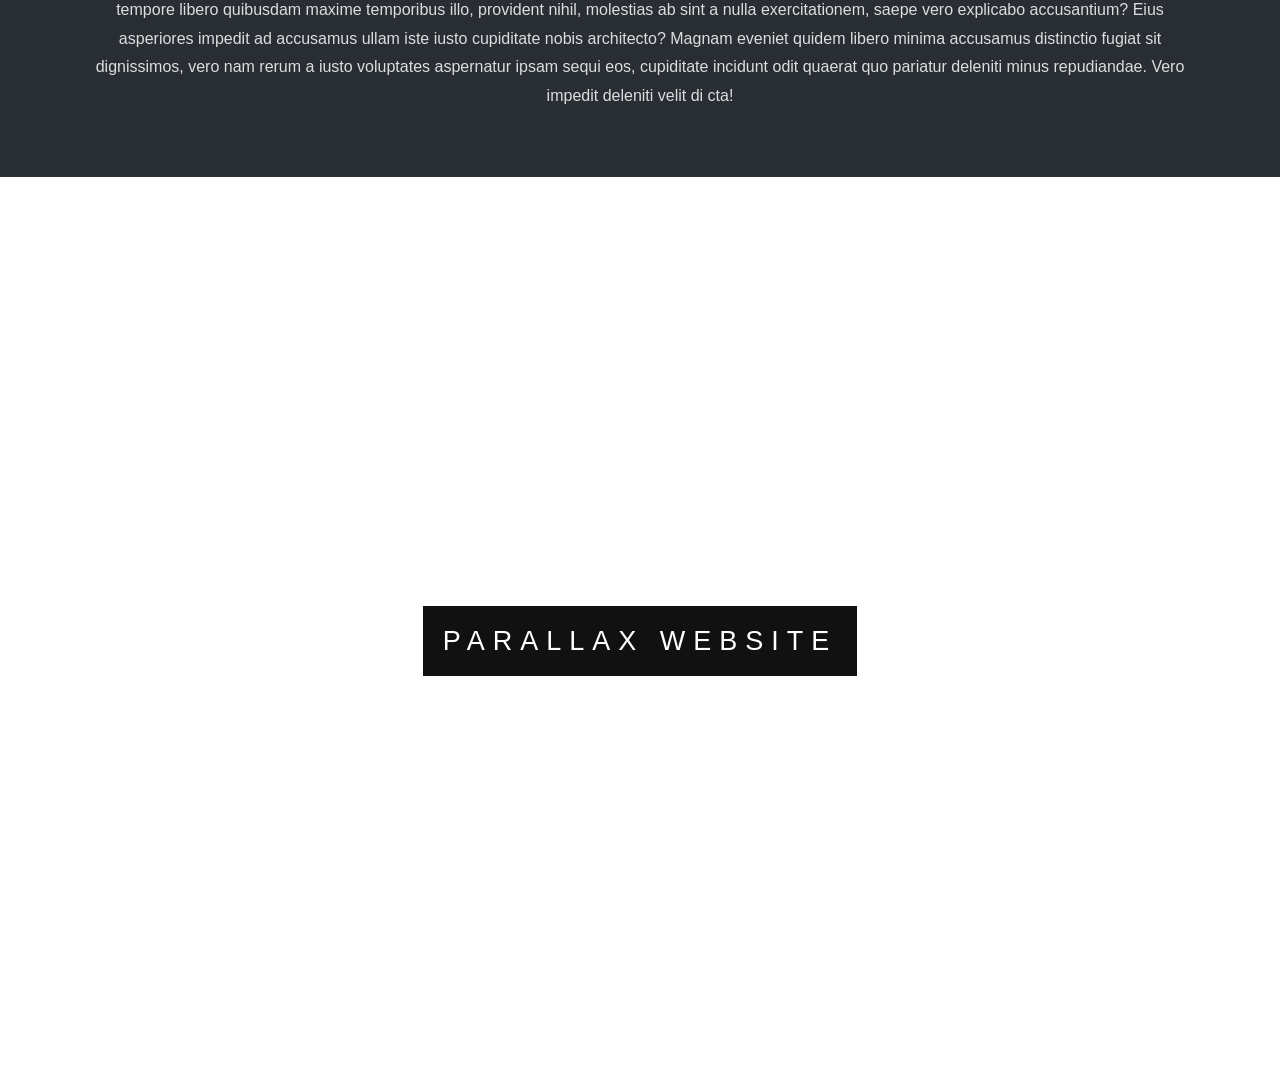
<file: project4.html>
<!DOCTYPE html>
<html lang="en">

<head>
    <meta charset="UTF-8">
    <title>Parallax Website</title>
    <link rel="stylesheet" href="project4.css">
</head>

<body>

    <div class="pimg1">
        <div class="ptext">
            <span class="border">PARALLAX WEBSITE</span>
        </div>
    </div>

    <section class="section section-light">
        <h2>Section One</h2>
        <p>
            Lorem ipsum dolor sit amet consectetur adipisicing elit.
            Quibusdam aut amet odio est laborum obcaecati perferendis Lorem ipsum dolor, sit amet consectetur adipisicing elit. Velit numquam debitis enim deserunt harum aspernatur et accusamus voluptatem. Labore sequi officia perferendis vel delectus! Fugiat ad asperiores non voluptate natus. Delectus mollitia, aliquid minus, iure deserunt rerum animi doloribus iusto tempora labore quo dignissimos, voluptatem repellendus! Doloremque deleniti molestiae provident, facere quae totam, et atque sed rerum, dicta laboriosam tempora ducimus nobis minima? Voluptatibus sequi earum neque doloremque dolores ipsa ad inventore obcaecati possimus totam, ea veritatis cupiditate consequatur modi alias numquam dolor aliquam. Voluptatum aspernatur porro nesciunt, fugit eius laborum corrupti eos asperiores doloribus dolorem soluta modi recusandae aliquid facilis est ipsum cum quisquam saepe consequuntur tempore quo! Nemo, eum quia, consequuntur, maiores laborum a magnam iure numquam voluptates voluptatibus at. Tenetur nam soluta minima distinctio. Ipsum, soluta laboriosam voluptatem odio culpa recusandae mollitia libero ea molestias eum sunt nulla error, porro officiis asperiores adipisci. Ipsum aliquam mollitia laboriosam necessitatibus voluptatem vel, velit alias ut, rem debitis quisquam tempore consequatur ab commodi totam nobis praesentium culpa ipsam animi recusandae id dolor illum odio cumque? Odio maiores similique ipsam beatae consequatur illo tenetur iure perspic
            iatis laudantium alias? Eum maiores quibusdam, nobis animi architecto commodi similique ex ipsam? Esse, officiis cumque?
        </p>
    </section>

    <div class="pimg2">
        <div class="ptext">
            <span class="border">EXPLORE NATURE</span>
        </div> </div>

    <section class="section section-dark">
        <h2>Section Two</h2>
        <p>
            Lorem ipsum dolor sit amet consectetur adipisicing elit.
            Nisi repudiandae cumque incidunt tempora Lorem ipsum dolor sit amet consectetur adipisicing elit. Ducimus aperiam quibusdam illo iste cumque neque eius autem nihil dolores nostrum hic, ab fugiat voluptatibus doloribus soluta, qui tempora fugit perspiciatis totam saepe corporis! Deleniti quae autem fugiat, debitis praesentium vitae numquam minus ducimus! Perferendis quidem dolorem praesentium non officiis ratione, voluptas nobis asperiores corporis eos, modi deserunt itaque temporibus sequi vero hic ut, quasi sint nesciunt iusto aspernatur laboriosam natus ab. Nobis aspernatur maxime eum unde nemo incidunt assumenda voluptas necessitatibus aperiam enim. Et, voluptas! Fugit impedit repudiandae laborum, nemo voluptatem corporis, mollitia aliquid ipsum deserunt consequuntur excepturi velit et earum doloremque vitae ratione reiciendis aliquam ipsam. Nostrum ipsa aspernatur cum nesciunt molestiae optio laudantium consequatur voluptas omnis accusantium cupiditate exercitationem ut tenetur, ipsam quod incidunt debitis quasi eveniet, quidem blanditiis ab voluptatum voluptatem culpa repellat. Quo, odit eum dolores atque nam asperiores ex iste odio repellat vitae iusto minus quasi alias sequi. Eius debitis sint illo obcaecati quia dicta ratione eum mollitia in! Autem, ab maiores fuga ad blanditiis sunt deleniti, culpa alias reprehenderit nam quos suscipit modi nihil! Dolorem modi
             totam, esse adipisci eum nihil cum ipsum sequi, non minus illum ut magni molestiae eveniet aspernatur. Aliquid, error?
        </p>
    </section>

    <div class="pimg3">
        <div class="ptext">
            <span class="border">LOOK, DEEP INTO NATURE</span>
        </div>
    </div>

    <section class="section section-dark">
        <h2>Section Three</h2>
        <p>
            Lorem ipsum dolor sit amet consectetur adipisicing elit.
            Porro, quam quisquam explicabo rerum Lorem, ipsum dolor sit amet consectetur adipisicing elit. Adipisci fuga cumque o
            bcaecati eum laboriosam, corrupti porro? Tempore ipsam velit debitis ad nam possimus. Sed sapiente reprehenderit qui
            a cumque est inventore assumenda, ex, obcaecati, commodi voluptatem praesentium animi exercitationem voluptates. Qui
            squam dolorem exercitationem inventore optio iusto labore consequatur aperiam ipsum necessitatibus adipisci illo it
            aque porro provident eligendi sint nemo saepe magni est, sequi, dicta, asperiores repellat. Repellat iste incidunt dolores optio perferendis explicabo tempora reprehenderit inventore esse similique quisquam a nesciunt, odio voluptates molestiae quasi fuga ullam ipsam modi rem? Alias nemo iste labore dolore accusamus sed, est magni nulla corporis distinctio architecto suscipit asperiores culpa nisi id delectus! Quaerat possimus quis, recusandae rem incidunt accusamus debitis exercitationem voluptate fugiat porro officia mollitia voluptatem fugit impedit labore neque, vitae corporis! Quaerat fugit omnis ipsa repudiandae maiores at nam quod cum voluptatum aspernatur optio, magnam nemo reiciendis qui explicabo accusamus molestiae voluptates asperiores dolorum voluptate? Expedita fugit cumque doloribus aperiam officia! Vel illo distinctio tempora, nesciunt rerum ratione adipisci minus ipsam expedita numquam incidunt dignissimos? Incidunt voluptas nisi, aspernatur impedit asperiores rem cumque aliquam temporibus dicta ipsum, soluta deserunt. Rerum maxime error esse consequuntur mollitia neque itaque quibusdam molestiae minima sit sapiente enim consequatur, reiciendis voluptatum? Dicta repellat corrupti sapiente quis maiores tenetur omnis? Officia alias illo laboriosam assumenda culpa corrupti, nihil optio excepturi, officiis blanditiis tenetur fugiat quidem voluptatum consequuntur? Aliquid earum corrupti quia odit. Quisquam corporis esse tempore libero quibusdam maxime temporibus illo, provident nihil, molestias ab sint a nulla exercitationem, saepe vero explicabo accusantium? Eius asperiores impedit ad accusamus ullam iste iusto cupiditate nobis architecto? Magnam eveniet quidem libero minima accusamus distinctio fugiat sit dignissimos, vero nam rerum a iusto voluptates aspernatur ipsam 
            sequi eos, cupiditate incidunt odit quaerat quo pariatur deleniti minus repudiandae. Vero impedit deleniti velit di
            cta!
        </p>
    </section>

    <div class="pimg1">
        <div class="ptext">
            <span class="border">PARALLAX WEBSITE</span>
        </div>
    </div>

</body>

</html>
</file>
<file: bank.css>
:root {
  --sbi-blue: #1a3a7e;
  --sbi-blue2: #22499c;
  --sbi-blue3: #2c5bb8;
  --sbi-light: #e8eef8;
  --sbi-gold: #c8993a;
  --sbi-gold2: #e8b84b;
  --white: #ffffff;
  --offwhite: #f4f7fc;
  --text-dark: #0f1e3d;
  --text-mid: #3a4a6a;
  --text-muted: #7a8aaa;
  --border: #d0daea;
  --success: #1a7a4a;
  --success-bg: #e6f4ec;
  --danger: #c0392b;
  --danger-bg: #fdecea;
  --info-bg: #e8eef8;
  --shadow-sm: 0 2px 8px rgba(26,58,126,0.08);
  --shadow-md: 0 8px 30px rgba(26,58,126,0.13);
  --shadow-lg: 0 20px 60px rgba(26,58,126,0.18);
}

* { margin:0; padding:0; box-sizing:border-box; -webkit-tap-highlight-color:transparent; }

html, body {
  background: var(--offwhite);
  color: var(--text-dark);
  font-family: 'DM Sans', sans-serif;
  min-height: 100vh;
  font-size: 15px;
}

/* ── APP SHELL ── */
.app { max-width: 480px; margin: 0 auto; min-height: 100vh; background: var(--white); position: relative; box-shadow: var(--shadow-lg); }

/* ── PAGES ── */
.page { display:none; min-height:100vh; flex-direction:column; }
.page.active { display:flex; animation: pgIn 0.35s ease both; }
@keyframes pgIn { from{opacity:0; transform:translateY(12px);} to{opacity:1; transform:translateY(0);} }

/* ══════════════════════════════
   SBI TOP BAR
══════════════════════════════ */
.sbi-topbar {
  background: var(--sbi-blue);
  padding: 14px 20px 12px;
  display: flex; align-items: center; gap: 12px;
  position: relative;
}
.sbi-topbar::after {
  content:''; position:absolute; bottom:0; left:0; right:0; height:3px;
  background: linear-gradient(90deg, var(--sbi-gold), var(--sbi-gold2), var(--sbi-gold));
}

.sbi-emblem {
  width: 44px; height: 44px; flex-shrink:0;
  background: var(--white);
  border-radius: 50%;
  display: flex; align-items: center; justify-content: center;
  overflow: hidden;
  box-shadow: 0 2px 10px rgba(0,0,0,0.3);
}
.sbi-emblem svg { width:34px; height:34px; }

.sbi-brand {}
.sbi-brand-main {
  font-family: 'Playfair Display', serif;
  font-size: 16px; font-weight: 700;
  color: var(--white); letter-spacing: 0.5px;
  line-height: 1.2;
}
.sbi-brand-sub {
  font-size: 10px; color: rgba(255,255,255,0.6);
  letter-spacing: 2.5px; text-transform: uppercase;
  margin-top: 1px;
}

.topbar-right { margin-left:auto; display:flex; align-items:center; gap:8px; }
.secure-badge {
  display:flex; align-items:center; gap:5px;
  background: rgba(255,255,255,0.1);
  border:1px solid rgba(255,255,255,0.2);
  border-radius:20px; padding:4px 10px;
  font-size:11px; color:rgba(255,255,255,0.85);
}
.secure-dot { width:6px; height:6px; border-radius:50%; background:#4ade80; box-shadow:0 0 6px #4ade80; animation:blink 2s infinite; }
@keyframes blink { 0%,100%{opacity:1;} 50%{opacity:0.4;} }

/* ══════════════════════════════
   LOGIN PAGE
══════════════════════════════ */
.login-hero-strip {
  background: linear-gradient(160deg, var(--sbi-blue) 0%, var(--sbi-blue3) 100%);
  padding: 32px 24px 40px;
  position: relative; overflow: hidden;
}
.login-hero-strip::before {
  content:'';
  position:absolute; right:-40px; top:-40px;
  width:200px; height:200px; border-radius:50%;
  background: rgba(255,255,255,0.04);
}
.login-hero-strip::after {
  content:'';
  position:absolute; left:-30px; bottom:-50px;
  width:160px; height:160px; border-radius:50%;
  background: rgba(200,153,58,0.08);
}

/* SBI Building image strip */
.sbi-building {
  width:100%; height:130px;
  background:
    linear-gradient(to bottom, rgba(26,58,126,0.5) 0%, rgba(26,58,126,0.2) 100%),
    url('https://upload.wikimedia.org/wikipedia/commons/thumb/c/cc/SBI-branch.jpg/640px-SBI-branch.jpg') center/cover no-repeat;
  border-radius: 14px; margin-bottom: 20px;
  position: relative; overflow:hidden;
  box-shadow: 0 8px 24px rgba(0,0,0,0.25);
}
.sbi-building-overlay {
  position:absolute; inset:0;
  background: linear-gradient(to top, rgba(26,58,126,0.7) 0%, transparent 60%);
  display:flex; align-items:flex-end; padding:12px 16px;
}
.sbi-building-text { font-size:11px; color:rgba(255,255,255,0.8); letter-spacing:1px; }

.hero-greeting {
  font-size: 13px; color: rgba(255,255,255,0.65);
  letter-spacing: 1.5px; text-transform:uppercase; margin-bottom: 6px;
}
.hero-title {
  font-family: 'Playfair Display', serif;
  font-size: 26px; font-weight: 700; color: var(--white);
  line-height: 1.3; margin-bottom: 8px;
}
.hero-title span { color: var(--sbi-gold2); }
.hero-sub { font-size: 13px; color: rgba(255,255,255,0.55); line-height: 1.6; }

.login-form-wrap {
  flex:1;
  background: var(--white);
  border-radius: 24px 24px 0 0;
  margin-top: -20px;
  padding: 28px 24px 32px;
  position: relative; z-index:2;
  box-shadow: 0 -4px 20px rgba(26,58,126,0.1);
}

.form-section-title {
  font-family: 'Playfair Display', serif;
  font-size: 20px; font-weight: 700; color: var(--text-dark);
  margin-bottom: 4px;
}
.form-section-sub { font-size: 13px; color: var(--text-muted); margin-bottom: 24px; }

.field { margin-bottom: 16px; }
.field label {
  display:block; font-size: 11px; font-weight:600;
  letter-spacing: 1.5px; text-transform:uppercase;
  color: var(--text-mid); margin-bottom: 7px;
}
.field-wrap { position: relative; }
.field input {
  width:100%;
  background: var(--offwhite);
  border: 1.5px solid var(--border);
  border-radius: 12px;
  padding: 13px 44px 13px 16px;
  font-family: 'DM Sans', sans-serif;
  font-size: 15px; color: var(--text-dark);
  outline: none; transition: all 0.2s;
}
.field input:focus {
  border-color: var(--sbi-blue2);
  background: #f0f4ff;
  box-shadow: 0 0 0 3px rgba(34,73,156,0.08);
}
.field input::placeholder { color: #b0bdd0; }
.field-icon {
  position:absolute; right:14px; top:50%; transform:translateY(-50%);
  font-size:17px; cursor:pointer; user-select:none; color:var(--text-muted);
}

.captcha-row {
  display:flex; align-items:center; gap:12px;
  background:var(--offwhite); border:1.5px solid var(--border);
  border-radius:12px; padding:10px 14px; margin-bottom:16px;
}
.captcha-code {
  font-family: 'Playfair Display', serif;
  font-size:20px; font-weight:700;
  color:var(--sbi-blue); letter-spacing:6px;
  text-decoration: line-through wavy var(--sbi-gold);
  user-select:none; flex:1;
}
.captcha-refresh {
  background:none; border:none; cursor:pointer;
  font-size:20px; color:var(--sbi-blue2); padding:4px;
}
.captcha-input {
  width:100%; background:var(--offwhite); border:1.5px solid var(--border);
  border-radius:12px; padding:13px 16px;
  font-family:'DM Sans',sans-serif; font-size:15px; color:var(--text-dark);
  outline:none; transition:all 0.2s; margin-bottom:20px;
}
.captcha-input:focus { border-color:var(--sbi-blue2); background:#f0f4ff; box-shadow:0 0 0 3px rgba(34,73,156,0.08); }

.btn-primary {
  width:100%; padding:15px;
  background: linear-gradient(135deg, var(--sbi-blue2), var(--sbi-blue));
  border:none; border-radius:12px;
  color:var(--white); font-family:'DM Sans',sans-serif;
  font-size:15px; font-weight:600; letter-spacing:0.3px;
  cursor:pointer; transition:all 0.25s;
  box-shadow: 0 4px 16px rgba(26,58,126,0.3);
  display:flex; align-items:center; justify-content:center; gap:8px;
}
.btn-primary:hover { filter:brightness(1.08); transform:translateY(-1px); box-shadow:0 8px 24px rgba(26,58,126,0.35); }
.btn-primary:active { transform:scale(0.98); }
.btn-primary:disabled { opacity:0.6; pointer-events:none; }

.btn-ghost {
  width:100%; padding:14px;
  background: transparent;
  border: 1.5px solid var(--border);
  border-radius:12px;
  color:var(--sbi-blue2); font-family:'DM Sans',sans-serif;
  font-size:15px; font-weight:500;
  cursor:pointer; transition:all 0.2s; margin-top:10px;
}
.btn-ghost:hover { background:var(--info-bg); border-color:var(--sbi-blue2); }

.divider-text {
  text-align:center; position:relative;
  margin:18px 0; font-size:12px; color:var(--text-muted);
}
.divider-text::before, .divider-text::after {
  content:''; position:absolute; top:50%;
  width:40%; height:1px; background:var(--border);
}
.divider-text::before { left:0; } .divider-text::after { right:0; }

.links-row { display:flex; justify-content:space-between; margin-top:18px; }
.txt-link { font-size:13px; color:var(--sbi-blue2); text-decoration:none; cursor:pointer; }
.txt-link:hover { text-decoration:underline; }

/* spinner inside btn */
.spin { display:inline-block; width:18px; height:18px; border:2px solid rgba(255,255,255,0.3); border-top-color:#fff; border-radius:50%; animation:spin 0.6s linear infinite; }
@keyframes spin { to{transform:rotate(360deg);} }

/* ══════════════════════════════
   ACCOUNT SELECT PAGE
══════════════════════════════ */
.page-header {
  background: var(--sbi-blue);
  padding: 16px 20px;
  display:flex; align-items:center; gap:14px;
  position:relative;
}
.page-header::after { content:''; position:absolute; bottom:0; left:0; right:0; height:3px; background:linear-gradient(90deg,var(--sbi-gold),var(--sbi-gold2),var(--sbi-gold)); }
.back-btn { background:none; border:none; color:var(--white); font-size:22px; cursor:pointer; padding:2px 6px; border-radius:8px; }
.back-btn:hover { background:rgba(255,255,255,0.12); }
.ph-title { font-family:'Playfair Display',serif; font-size:17px; color:var(--white); font-weight:600; }
.ph-sub { font-size:11px; color:rgba(255,255,255,0.5); margin-top:1px; }

.acc-body { flex:1; padding:20px 20px 32px; overflow-y:auto; }

.user-greeting-card {
  background: linear-gradient(135deg, var(--sbi-blue) 0%, var(--sbi-blue3) 100%);
  border-radius:16px; padding:20px;
  margin-bottom:20px; position:relative; overflow:hidden;
  box-shadow: var(--shadow-md);
}
.user-greeting-card::after { content:''; position:absolute; right:-20px; top:-20px; width:100px; height:100px; border-radius:50%; background:rgba(255,255,255,0.05); }
.ugc-label { font-size:12px; color:rgba(255,255,255,0.6); margin-bottom:4px; }
.ugc-name { font-family:'Playfair Display',serif; font-size:22px; font-weight:700; color:var(--white); }
.ugc-cif { font-size:12px; color:rgba(255,255,255,0.5); margin-top:4px; letter-spacing:1px; }

.section-label {
  font-size:11px; font-weight:600; letter-spacing:2px;
  text-transform:uppercase; color:var(--text-muted);
  margin-bottom:12px;
}

.acc-list { display:flex; flex-direction:column; gap:10px; margin-bottom:24px; }

.acc-item {
  background:var(--white); border:1.5px solid var(--border);
  border-radius:14px; padding:16px 18px;
  display:flex; align-items:center; gap:14px;
  cursor:pointer; transition:all 0.2s;
}
.acc-item:hover { border-color:var(--sbi-blue2); box-shadow:var(--shadow-sm); }
.acc-item.selected { border-color:var(--sbi-blue2); background:var(--info-bg); }

.acc-icon { width:44px; height:44px; border-radius:12px; display:flex; align-items:center; justify-content:center; font-size:22px; flex-shrink:0; }
.acc-icon.sb { background:#e8f0fe; }
.acc-icon.ca { background:#fef3c7; }
.acc-icon.fd { background:#e8f4ec; }

.acc-info { flex:1; }
.acc-type { font-size:14px; font-weight:600; color:var(--text-dark); }
.acc-num { font-size:12px; color:var(--text-muted); margin-top:2px; font-family:'DM Sans',sans-serif; letter-spacing:0.5px; }

.radio-circle {
  width:22px; height:22px; border-radius:50%;
  border:2px solid var(--border); flex-shrink:0;
  display:flex; align-items:center; justify-content:center;
  transition:all 0.2s;
}
.acc-item.selected .radio-circle { border-color:var(--sbi-blue2); background:var(--sbi-blue2); }
.acc-item.selected .radio-circle::after { content:''; width:8px; height:8px; border-radius:50%; background:var(--white); }

/* ══════════════════════════════
   DASHBOARD
══════════════════════════════ */
.dash-scroll { flex:1; overflow-y:auto; padding-bottom:32px; }

/* Balance Card */
.balance-card {
  background: linear-gradient(145deg, var(--sbi-blue) 0%, #1e4a9e 50%, var(--sbi-blue3) 100%);
  margin: 0;
  padding: 24px 20px 28px;
  position:relative; overflow:hidden;
}
.balance-card::before {
  content:''; position:absolute;
  right:-60px; top:-60px;
  width:220px; height:220px; border-radius:50%;
  background: rgba(255,255,255,0.04);
}
.balance-card::after {
  content:''; position:absolute; bottom:0; left:0; right:0; height:3px;
  background: linear-gradient(90deg, var(--sbi-gold), var(--sbi-gold2), var(--sbi-gold));
}

/* SBI HQ building subtle watermark */
.card-building-bg {
  position:absolute; inset:0; opacity:0.06;
  background: url('https://upload.wikimedia.org/wikipedia/commons/thumb/c/cc/SBI-branch.jpg/640px-SBI-branch.jpg') center/cover;
  mix-blend-mode: luminosity;
}

.bc-top { display:flex; justify-content:space-between; align-items:flex-start; margin-bottom:20px; position:relative; z-index:1; }
.bc-acc-info {}
.bc-acc-type { font-size:11px; color:rgba(255,255,255,0.6); letter-spacing:2px; text-transform:uppercase; }
.bc-acc-num { font-size:13px; color:rgba(255,255,255,0.85); margin-top:3px; font-weight:500; }

.bc-chip {
  background:rgba(200,153,58,0.2);
  border:1px solid rgba(200,153,58,0.4);
  border-radius:20px; padding:4px 12px;
  font-size:11px; color:var(--sbi-gold2); letter-spacing:1px;
}

.bc-balance-label { font-size:11px; color:rgba(255,255,255,0.55); letter-spacing:2px; text-transform:uppercase; position:relative; z-index:1; margin-bottom:6px; }

.bc-amount {
  font-family:'Playfair Display', serif;
  font-size:40px; font-weight:700; color:var(--white);
  line-height:1; position:relative; z-index:1;
  transition: all 0.5s cubic-bezier(0.34,1.56,0.64,1);
}
.bc-amount.bump { color:#4ade80; text-shadow:0 0 20px rgba(74,222,128,0.4); transform:scale(1.04); }
.bc-amount.dip { color:#93c5fd; }

.bc-currency { font-size:12px; color:rgba(255,255,255,0.45); letter-spacing:2px; position:relative; z-index:1; margin-top:4px; margin-bottom:20px; }

.bc-meta-row {
  display:grid; grid-template-columns:1fr 1fr;
  gap:12px; position:relative; z-index:1;
  border-top:1px solid rgba(255,255,255,0.1);
  padding-top:16px;
}
.bc-meta-item {}
.bc-meta-key { font-size:10px; color:rgba(255,255,255,0.45); letter-spacing:1.5px; text-transform:uppercase; margin-bottom:3px; }
.bc-meta-val { font-size:13px; color:rgba(255,255,255,0.85); font-weight:500; }

/* Quick actions */
.section-pad { padding:20px 20px 0; }

.quick-actions {
  display:grid; grid-template-columns:repeat(4,1fr);
  gap:8px;
}
.qa-item {
  background:var(--white); border:1px solid var(--border);
  border-radius:14px; padding:14px 8px 12px;
  display:flex; flex-direction:column; align-items:center; gap:8px;
  cursor:pointer; transition:all 0.2s;
}
.qa-item:hover { border-color:var(--sbi-blue2); background:var(--info-bg); transform:translateY(-2px); box-shadow:var(--shadow-sm); }
.qa-item:active { transform:scale(0.96); }
.qa-icon { width:42px; height:42px; border-radius:12px; display:flex; align-items:center; justify-content:center; font-size:20px; }
.qa-dep .qa-icon { background:#e6f4ec; }
.qa-wit .qa-icon { background:#e8eef8; }
.qa-tra .qa-icon { background:#f5f0fe; }
.qa-sta .qa-icon { background:#fff8e6; }
.qa-label { font-size:11px; font-weight:600; color:var(--text-mid); text-align:center; }

/* Stat pills */
.stat-pills { display:grid; grid-template-columns:1fr 1fr; gap:10px; }
.stat-pill {
  background:var(--white); border:1px solid var(--border);
  border-radius:14px; padding:16px;
  display:flex; align-items:center; gap:12px;
}
.sp-icon { width:38px; height:38px; border-radius:10px; display:flex; align-items:center; justify-content:center; font-size:18px; flex-shrink:0; }
.sp-info {}
.sp-val { font-size:16px; font-weight:700; color:var(--text-dark); font-family:'Playfair Display',serif; }
.sp-label { font-size:10px; color:var(--text-muted); margin-top:1px; letter-spacing:0.5px; }

/* Section header */
.sec-head { display:flex; justify-content:space-between; align-items:center; margin-bottom:12px; }
.sec-head h3 { font-size:15px; font-weight:600; color:var(--text-dark); }
.sec-head span { font-size:12px; color:var(--sbi-blue2); cursor:pointer; }

/* Transaction list */
.txn-list { display:flex; flex-direction:column; gap:1px; background:var(--border); border-radius:14px; overflow:hidden; border:1px solid var(--border); }

.txn-item {
  background:var(--white); padding:14px 16px;
  display:flex; align-items:center; gap:12px;
  transition:background 0.15s;
}
.txn-item:hover { background:var(--offwhite); }

.txn-dot-wrap {
  width:40px; height:40px; border-radius:12px;
  display:flex; align-items:center; justify-content:center; flex-shrink:0;
}
.dot-credit { background:var(--success-bg); }
.dot-debit { background:var(--info-bg); }
.dot-fail { background:var(--danger-bg); }

.txn-dot-icon { font-size:18px; }
.txn-mid { flex:1; min-width:0; }
.txn-desc { font-size:13px; font-weight:500; color:var(--text-dark); white-space:nowrap; overflow:hidden; text-overflow:ellipsis; }
.txn-ref { font-size:11px; color:var(--text-muted); margin-top:2px; }
.txn-right { text-align:right; flex-shrink:0; }
.txn-amt { font-size:14px; font-weight:700; font-family:'Playfair Display',serif; }
.txn-amt.cr { color:var(--success); }
.txn-amt.dr { color:var(--sbi-blue2); }
.txn-amt.fl { color:var(--danger); }
.txn-time { font-size:10px; color:var(--text-muted); margin-top:2px; }

/* ══════════════════════════════
   MODAL
══════════════════════════════ */
.modal-bg {
  display:none; position:fixed; inset:0; z-index:200;
  background:rgba(10,20,50,0.55); backdrop-filter:blur(6px);
  align-items:flex-end; justify-content:center;
}
.modal-bg.open { display:flex; animation:modalBgIn 0.2s ease; }
@keyframes modalBgIn { from{opacity:0;} to{opacity:1;} }

.modal-sheet {
  background:var(--white);
  border-radius:24px 24px 0 0;
  width:100%; max-width:480px;
  padding:0 0 32px;
  animation:sheetUp 0.35s cubic-bezier(0.34,1.3,0.64,1) both;
  position:relative; overflow:hidden;
  box-shadow: 0 -8px 40px rgba(26,58,126,0.15);
}
@keyframes sheetUp { from{transform:translateY(100%);} to{transform:translateY(0);} }

.sheet-handle { width:40px; height:4px; background:var(--border); border-radius:4px; margin:12px auto 0; }

.sheet-header {
  padding:20px 24px 0;
  display:flex; align-items:center; gap:14px;
}
.sheet-icon { width:52px; height:52px; border-radius:16px; display:flex; align-items:center; justify-content:center; font-size:26px; flex-shrink:0; }
.si-dep { background:var(--success-bg); }
.si-wit { background:var(--info-bg); }

.sheet-title { font-family:'Playfair Display',serif; font-size:20px; font-weight:700; color:var(--text-dark); }
.sheet-sub { font-size:13px; color:var(--text-muted); margin-top:2px; }
.sheet-close { margin-left:auto; background:var(--offwhite); border:none; width:32px; height:32px; border-radius:50%; font-size:16px; cursor:pointer; color:var(--text-muted); display:flex; align-items:center; justify-content:center; }

.sheet-body { padding:20px 24px 0; }

.balance-pill-sheet {
  background:var(--offwhite); border:1px solid var(--border);
  border-radius:12px; padding:12px 16px;
  display:flex; justify-content:space-between; align-items:center;
  margin-bottom:20px;
}
.bps-label { font-size:11px; color:var(--text-muted); letter-spacing:1px; text-transform:uppercase; }
.bps-val { font-family:'Playfair Display',serif; font-size:18px; font-weight:700; color:var(--sbi-blue); }

.amount-field-label { font-size:11px; font-weight:600; letter-spacing:1.5px; text-transform:uppercase; color:var(--text-mid); margin-bottom:8px; }
.amount-field-wrap { position:relative; margin-bottom:6px; }
.amount-field-wrap::before { content:'₹'; position:absolute; left:16px; top:50%; transform:translateY(-50%); font-family:'Playfair Display',serif; font-size:24px; font-weight:700; color:var(--sbi-gold); }
.amount-input {
  width:100%; background:var(--offwhite); border:2px solid var(--border);
  border-radius:14px; padding:16px 16px 16px 46px;
  font-family:'Playfair Display',serif; font-size:32px; font-weight:700;
  color:var(--text-dark); outline:none; transition:all 0.2s;
  -moz-appearance:textfield;
}
.amount-input::-webkit-inner-spin-button,
.amount-input::-webkit-outer-spin-button { -webkit-appearance:none; }
.amount-input:focus { border-color:var(--sbi-blue2); background:#f0f4ff; }
.amount-input::placeholder { color:#cdd5e0; font-size:28px; }

.amount-hint { font-size:11px; color:var(--text-muted); margin-bottom:20px; padding-left:4px; }

.quick-amounts { display:flex; gap:8px; margin-bottom:20px; flex-wrap:wrap; }
.qa-pill {
  padding:7px 14px; background:var(--info-bg);
  border:1px solid var(--border); border-radius:20px;
  font-size:13px; font-weight:500; color:var(--sbi-blue2);
  cursor:pointer; transition:all 0.15s;
}
.qa-pill:hover { background:var(--sbi-blue2); color:var(--white); border-color:var(--sbi-blue2); }

.sheet-actions { display:flex; gap:10px; }
.btn-cancel {
  flex:1; padding:14px; background:var(--offwhite);
  border:1.5px solid var(--border); border-radius:12px;
  font-family:'DM Sans',sans-serif; font-size:14px; font-weight:500;
  color:var(--text-mid); cursor:pointer; transition:all 0.2s;
}
.btn-cancel:hover { background:var(--border); }
.btn-confirm {
  flex:2; padding:14px; border:none; border-radius:12px;
  font-family:'DM Sans',sans-serif; font-size:14px; font-weight:600;
  cursor:pointer; transition:all 0.25s; color:var(--white);
}
.btn-confirm-dep { background:linear-gradient(135deg,#1a7a4a,#15a058); box-shadow:0 4px 14px rgba(26,122,74,0.3); }
.btn-confirm-dep:hover { filter:brightness(1.07); transform:translateY(-1px); }
.btn-confirm-wit { background:linear-gradient(135deg,var(--sbi-blue2),var(--sbi-blue)); box-shadow:0 4px 14px rgba(26,58,126,0.3); }
.btn-confirm-wit:hover { filter:brightness(1.07); transform:translateY(-1px); }

/* ══════════════════════════════
   TOAST ALERTS
══════════════════════════════ */
.toast-stack {
  position:fixed; top:16px; left:50%; transform:translateX(-50%);
  z-index:500; display:flex; flex-direction:column; gap:8px;
  width:calc(100% - 32px); max-width:448px;
  pointer-events:none;
}
.toast {
  background:var(--white); border-radius:14px;
  padding:14px 16px; display:flex; gap:12px; align-items:flex-start;
  box-shadow:0 8px 30px rgba(0,0,0,0.15);
  border-left:4px solid transparent;
  animation: toastSlide 0.35s cubic-bezier(0.34,1.3,0.64,1) both;
  pointer-events:auto;
}
@keyframes toastSlide { from{transform:translateY(-24px);opacity:0;} to{transform:translateY(0);opacity:1;} }
@keyframes toastFade { from{opacity:1;transform:translateY(0);} to{opacity:0;transform:translateY(-10px);} }

.toast-success { border-left-color:var(--success); }
.toast-error { border-left-color:var(--danger); }
.toast-info { border-left-color:var(--sbi-blue2); }

.toast-ico { font-size:20px; flex-shrink:0; margin-top:1px; }
.toast-text {}
.toast-title { font-size:13px; font-weight:600; color:var(--text-dark); }
.toast-msg { font-size:12px; color:var(--text-muted); margin-top:2px; line-height:1.5; }

/* ══════════════════════════════
   RESPONSIVE TWEAKS
══════════════════════════════ */
@media (min-width:480px) {
  .app { border-left:1px solid var(--border); border-right:1px solid var(--border); }
}
@media (max-width:360px) {
  .hero-title { font-size:22px; }
  .bc-amount { font-size:34px; }
  .quick-actions { grid-template-columns:repeat(2,1fr); }
}
</file>
<file: calculater.css>
* {
  margin: 0;
  padding: 0;
  box-sizing: border-box;
}

body {
  height: 100vh;
  height: 100dvh;
  display: flex;
  align-items: center;
  justify-content: center;
  background: #1a1f2e;
  font-family: 'Segoe UI', sans-serif;
  overflow: hidden;
  position: relative;
  bottom: 12px;
}

.container {
  background: #252c3d;
  border-radius: 24px;
  padding: 20px;
  width: min(320px, 95vw);
  box-shadow: 0 20px 60px rgba(23, 34, 67, 0.5);
}

.display-container {
  margin-bottom: 12px;
}

.display {
  width: 100%;
  height: 50px;
  border: none;
  border-radius: 8px;
  text-align: right;
  font-size: clamp(16px, 4vw, 22px);
  background: #111520;
  color: #fff;
  padding: 0 16px;
}

.buttons {
  display: grid;
  grid-template-columns: repeat(4, 1fr);
  gap: 8px;
}

button {
  height: min(62px, 13vw);
  border: none;
  border-radius: 12px;
  font-size: clamp(14px, 4vw, 20px);
  font-weight: 700;
  cursor: pointer;
  transition: transform 0.08s ease, filter 0.08s ease;
  touch-action: manipulation;
}

button:active {
  transform: scale(0.92);
  filter: brightness(0.8);
}

.btn-number {
  background: #313a52;
  color: #1c43c4;
  box-shadow: 0 4px 0 #1c2235;
}

.btn-number:hover {
  background: #3a4461;
}

.btn-operator {
  background: #f8a920db;
  color: #e3dddd;
  box-shadow: 0 4px 0 #b87200;
}

.btn-operator:hover {
  background: #f0ae3c;
}

.btn-equal {
  grid-column: span 4;
  background: #2ba45d;
  color: #f3eeee;
  font-size: clamp(18px, 4vw, 24px);
  border-radius: 14px;
  box-shadow: 0 4px 0 #234b34;
  width: 100%;
  margin-top: 8px;
}

.btn-equal:hover {
  background: #04f464;
}

.footer {
  background: rgba(255, 255, 255, 0);
  backdrop-filter: blur(10px);
  border-top: 1px solid rgba(255, 255, 255, 0.2);
  text-align: center;
  padding: 10px;
  color: rgba(178, 178, 182, 0.413);* {
  margin: 0;
  padding: 0;
  box-sizing: border-box;
}

body {
  height: 100vh;
  height: 100dvh;
  display: flex;
  align-items: center;
  justify-content: center;
  background: #1a1f2e;
  font-family: 'Segoe UI', sans-serif;
  overflow: hidden;
  position: relative;
  bottom: 12px;
}

.container {
  background: #252c3d;
  border-radius: 24px;
  padding: 20px;
  width: min(320px, 95vw);
  box-shadow: 0 20px 60px rgba(23, 34, 67, 0.5);
}

.display-container {
  margin-bottom: 12px;
}

.display {
  width: 100%;
  height: 50px;
  border: none;
  border-radius: 8px;
  text-align: right;
  font-size: clamp(16px, 4vw, 22px);
  background: #111520;
  color: #fff;
  padding: 0 16px;
}

.buttons {
  display: grid;
  grid-template-columns: repeat(4, 1fr);
  gap: 8px;
}

button {
  height: min(62px, 13vw);
  border: none;
  border-radius: 12px;
  font-size: clamp(14px, 4vw, 20px);
  font-weight: 700;
  cursor: pointer;
  transition: transform 0.08s ease, filter 0.08s ease;
  touch-action: manipulation;
}

button:active {
  transform: scale(0.92);
  filter: brightness(0.8);
}

.btn-number {
  background: #313a52;
  color: #1c43c4;
  box-shadow: 0 4px 0 #1c2235;
}

.btn-number:hover {
  background: #3a4461;
}

.btn-operator {
  background: #f8a920db;
  color: #e3dddd;
  box-shadow: 0 4px 0 #b87200;
}

.btn-operator:hover {
  background: #f0ae3c;
}

.btn-equal {
  grid-column: span 4;
  background: #2ba45d;
  color: #f3eeee;
  font-size: clamp(18px, 4vw, 24px);
  border-radius: 14px;
  box-shadow: 0 4px 0 #234b34;
  width: 100%;
  margin-top: 8px;
}

.btn-equal:hover {
  background: #04f464;
}

.footer {
  background: rgba(255, 255, 255, 0);
  backdrop-filter: blur(10px);
  border-top: 1px solid rgba(255, 255, 255, 0.2);
  text-align: center;
  padding: 10px;
  color: rgba(178, 178, 182, 0.413);
  font-weight: bold;
  font-size: 14px;
  position: fixed;
  bottom: 0;
  left: 0;
  right: 0;
}
  font-weight: bold;
  font-size: 14px;
  position: fixed;
  bottom: 0;
  left: 0;
  right: 0;
}
</file>
<file: chnating.css>
* {
    margin: 0;
    padding: 0;
    box-sizing: border-box;
}

.flash {
    animation: flash 0.3s ease-in-out;
}

@keyframes flash {
    0%, 100% { transform: scale(1); box-shadow: 0 0 15px rgba(255, 215, 0, 0.6); }
    50% { transform: scale(1.05); box-shadow: 0 0 25px rgba(255, 215, 0, 0.8); }
}

.toast {
    position: fixed;
    top: 20px;
    right: 20px;
    background: rgba(255,255,255,0.95);
    backdrop-filter: blur(10px);
    border: 1px solid rgba(255,255,255,0.6);
    border-radius: 12px;
    padding: 12px 18px;
    color: #333;
    font-weight: bold;
    font-size: 15px;
    box-shadow: 0 6px 20px rgba(0,0,0,0.3);
    z-index: 10000;
    transform: translateX(350px);
    animation: slideInOut 2.5s ease forwards;
}

@keyframes slideInOut {
    0% { transform: translateX(350px); opacity: 0; }
    15% { transform: translateX(0); opacity: 1; }
    80% { transform: translateX(0); opacity: 1; }
    100% { transform: translateX(350px); opacity: 0; }
}

body.krishna {
    background: radial-gradient(circle at 20% 80%, #667eea 0%, #764ba2 50%, #f093fb 100%);
    min-height: 100vh;
    overflow: hidden; /* No scrollbars */
}

canvas {
    transform: scale(0.8); /* Reduced load */
    opacity: 0.7;
}

.head {
    background-color: rgba(48, 45, 45, 0.95);
    backdrop-filter: blur(10px);
    color: rgb(169, 137, 10);
    padding: 20px;
    position: sticky;
    top: 0;
    z-index: 10;
    display: flex;
    justify-content: space-between;
    align-items: center;
    gap: 15px;
    font-size: 20px;
    font-weight: bold;
}

.mode-toggle {
    background: rgba(255,255,255,0.2);
    backdrop-filter: blur(10px);
    border: 1px solid rgba(255,255,255,0.4);
    color: white;
    border-radius: 50%;
    width: 45px;
    height: 45px;
    font-size: 20px;
    cursor: pointer;
    transition: all 0.15s ease;
}

.mode-toggle:hover {
    transform: scale(1.08);
    box-shadow: 0 4px 12px rgba(255,255,255,0.3);
}

.container {
    display: grid;
    grid-template-columns: 1fr 1fr;
    gap: 15px;
    justify-items: center;
    max-width: 700px;
    margin: 40px auto;
    padding: 0 20px;
}

.current-controls, .total-controls {
    display: flex;
    gap: 10px;
    justify-content: center;
    margin-top: 10px;
    flex-wrap: wrap;
}

.current {
    background: rgba(255,255,255,0.12);
    backdrop-filter: blur(20px);
    border: 2px solid rgba(255,255,255,0.25);
    border-radius: 24px;
    box-shadow: 0 12px 40px rgba(0,0,0,0.4);
    padding: 35px;
    text-align: center;
    font-size: 55px;
    font-weight: bold;
    font-family: Arial, sans-serif;
    height: 140px;
    width: 240px;
    color: #fff;
    text-shadow: 0 3px 12px rgba(0,0,0,0.8);
    transition: all 0.2s cubic-bezier(0.25,0.46,0.45,0.94);
}

.current h3 {
    margin: 0;
}

.total {
    background: rgba(255,255,255,0.12);
    backdrop-filter: blur(20px);
    border: 2px solid rgba(255,255,255,0.25);
    border-radius: 24px;
    box-shadow: 0 12px 40px rgba(0,0,0,0.4);
    padding: 35px;
    text-align: center;
    font-size: 55px;
    height: 140px;
    width: 240px;
    font-weight: bold;
    font-family: Arial, sans-serif;
    color: #fff;
    text-shadow: 0 3px 12px rgba(0,0,0,0.8);
    transition: all 0.2s cubic-bezier(0.25,0.46,0.45,0.94);
}

.total h3 {
    margin: 0;
}

.current:hover, .total:hover {
    transform: translateY(-3px);
    box-shadow: 0 16px 45px rgba(255,255,255,0.15);
}

#name {
    font-size: 28px;
    font-weight: bold;
    color: #ffd700;
    text-shadow: 0 3px 12px rgba(0,0,0,0.6);
    grid-column: 1 / -1;
    text-align: center;
    margin-bottom: 5px;
    transition: all 0.2s ease;
}

#name:hover {
    text-shadow: 0 5px 18px rgba(255,215,0,0.6);
}

button {
    cursor: pointer;
    border: none;
    font-weight: bold;
    border-radius: 12px;
    transition: all 0.15s cubic-bezier(0.25,0.46,0.45,0.94) !important;
    will-change: transform, box-shadow;
    position: relative !important;
    transform: translateZ(0);
}

/* Ultra-fast buttons */
.plus, .mins, .reset, .add, .subs, .firse {
    backdrop-filter: blur(12px);
    border: 2px solid rgba(255,255,255,0.4);
}

.plus {
    background: linear-gradient(145deg, rgba(98,201,43,0.4), rgba(98,201,43,0.2));
    color: #2a4a22;
    width: 52px;
    height: 58px;
    font-size: 28px;
}

.plus:hover {
    box-shadow: 0 6px 20px rgba(98,201,43,0.5);
    transform: translateY(-2px) scale(1.05);
}

.plus:active {
    transform: translateY(0) scale(0.98);
}

.mins {
    background: linear-gradient(145deg, rgba(209,198,198,0.4), rgba(209,198,198,0.2));
    color: #444;
    width: 52px;
    height: 58px;
    font-size: 28px;
}

.mins:hover {
    box-shadow: 0 6px 20px rgba(209,198,198,0.5);
    transform: translateY(-2px) scale(1.05);
}

.mins:active {
    transform: translateY(0) scale(0.98);
}

.reset {
    background: linear-gradient(145deg, rgba(201,109,43,0.4), rgba(201,109,43,0.2));
    color: #663300;
    width: 52px;
    height: 58px;
    font-size: 28px;
}

.reset:hover {
    box-shadow: 0 6px 20px rgba(201,109,43,0.5);
    transform: translateY(-2px) scale(1.05);
}

.reset:active {
    transform: translateY(0) scale(0.98);
}

.add {
    background: linear-gradient(145deg, rgba(46,125,50,0.4), rgba(46,125,50,0.2));
    color: white;
    font-size: 26px;
    padding: 8px 20px;
    min-width: 130px;
    height: 48px;
}

.add:hover {
    box-shadow: 0 6px 20px rgba(46,125,50,0.5);
    transform: translateY(-2px) scale(1.05);
}

.add:active {
    transform: translateY(0) scale(0.98);
}

.subs {
    background: linear-gradient(145deg, rgba(158,158,158,0.4), rgba(158,158,158,0.2));
    color: white;
    font-size: 26px;
    padding: 8px 20px;
    min-width: 130px;
    height: 48px;
}

.subs:hover {
    box-shadow: 0 6px 20px rgba(158,158,158,0.5);
    transform: translateY(-2px) scale(1.05);
}

.subs:active {
    transform: translateY(0) scale(0.98);
}

.firse {
    background: linear-gradient(145deg, rgba(255,102,0,0.4), rgba(255,102,0,0.2));
    color: white;
    font-size: 20px;
    padding: 8px 16px;
    min-width: 120px;
    height: 48px;
}

.firse:hover {
    box-shadow: 0 6px 20px rgba(255,102,0,0.5);
    transform: translateY(-2px) scale(1.05);
}

.firse:active {
    transform: translateY(0) scale(0.98);
}

.footer {
    background: rgba(255,255,255,0.12);
    backdrop-filter: blur(10px);
    border-top: 1px solid rgba(255,255,255,0.2);
    text-align: center;
    padding: 15px;
    color: rgba(255,255,255,0.9);
    font-weight: bold;
    font-size: 14px;
    position: fixed;
    bottom: 0;
    left: 0;
    right: 0;
}

.night-mode {
    background: linear-gradient(135deg, #0f0f23 0%, #1a1a2e 50%, #16213e 100%) !important;
}

.night-mode .current, .night-mode .total {
    background: rgba(255,255,255,0.15) !important;
    border-color: rgba(255,255,255,0.3) !important;
}

.night-mode .head {
    background: rgba(0,0,0,0.8) !important;
    color: #ffd700 !important;
}

@media (max-width: 768px) {
    .container {
        grid-template-columns: 1fr;
        gap: 25px;
        margin: 20px auto;
        padding: 0 15px;
    }
    
    .current-controls, .total-controls {
        order: 3;
        gap: 12px;
    }
    
    .current, .total {
        position: static !important;
        width: 100%;
        max-width: 280px;
        height: 130px;
        font-size: 45px;
        padding: 30px;
        margin: 0 auto;
    }
    
    #name {
        position: static !important;
        grid-column: 1;
        margin: 0 0 10px 0;
        font-size: 24px;
    }
    
    .head {
        font-size: 18px;
        padding: 15px 20px;
    }
    
    button {
        min-height: 50px;
    }
    
    .add, .subs {
        min-width: 110px;
        font-size: 22px;
    }
    
    .firse {
        min-width: 100px;
        font-size: 18px;
    }
}

@media (max-width: 480px) {
    .current, .total {
        height: 110px;
        font-size: 38px;
        padding: 25px;
    }
    
    .add, .subs, .firse {
        min-width: 90px;
        font-size: 18px;
        height: 45px;
    }
    
    .plus, .mins, .reset {
        width: 48px;
        height: 48px;
        font-size: 20px;
    }
}
</file>
<file: clock.css>
* {
    margin: 0;
    padding: 0;
    box-sizing: border-box;
}

body {
    font-family: 'Segoe UI', Tahoma, Geneva, Verdana, sans-serif;
    background: linear-gradient(135deg, #667eea 0%, #764ba2 100%);
    min-height: 100vh;
    display: flex;
    justify-content: center;
    align-items: center;
    padding: 20px;
}

.container {
    background: white;
    border-radius: 20px;
    box-shadow: 0 20px 60px rgba(0, 0, 0, 0.3);
    max-width: 500px;
    width: 100%;
    padding: 30px;
    animation: slideIn 0.5s ease-out;
}

@keyframes slideIn {
    from {
        opacity: 0;
        transform: translateY(20px);
    }
    to {
        opacity: 1;
        transform: translateY(0);
    }
}

h1 {
    text-align: center;
    color: #333;
    margin-bottom: 30px;
    font-size: 28px;
}

/* Tab Navigation */
.tab-navigation {
    display: flex;
    gap: 10px;
    margin-bottom: 20px;
    background: #f5f5f5;
    padding: 8px;
    border-radius: 12px;
}

.tab-button {
    flex: 1;
    padding: 12px 20px;
    border: none;
    background: transparent;
    color: #666;
    font-size: 15px;
    font-weight: 600;
    cursor: pointer;
    border-radius: 8px;
    transition: all 0.3s ease;
    text-transform: uppercase;
    letter-spacing: 0.5px;
}

.tab-button:hover {
    background: rgba(102, 126, 234, 0.1);
    color: #667eea;
}

.tab-button.active {
    background: linear-gradient(135deg, #667eea 0%, #764ba2 100%);
    color: white;
    box-shadow: 0 5px 15px rgba(102, 126, 234, 0.4);
}

/* Tab Content */
.tab-content {
    min-height: 400px;
}

.tab-pane {
    display: none;
    animation: fadeIn 0.4s ease-in;
}

.tab-pane.active {
    display: block;
}

@keyframes fadeIn {
    from {
        opacity: 0;
    }
    to {
        opacity: 1;
    }
}

/* Clock Display */
.clock-display,
.timer-display,
.stopwatch-display {
    text-align: center;
    padding: 40px 20px;
    background: linear-gradient(135deg, #f5f7fa 0%, #c3cfe2 100%);
    border-radius: 15px;
    margin-bottom: 25px;
}

.time {
    font-size: 56px;
    font-weight: bold;
    color: #667eea;
    text-shadow: 2px 2px 4px rgba(0, 0, 0, 0.1);
    font-family: 'Courier New', monospace;
    letter-spacing: 3px;
}

.date {
    font-size: 16px;
    color: #666;
    margin-top: 12px;
}

.period {
    font-size: 20px;
    color: #764ba2;
    margin-top: 10px;
    font-weight: 600;
}

/* Format Toggle */
.format-toggle {
    display: flex;
    justify-content: center;
    margin-top: 20px;
}

.format-toggle label {
    display: flex;
    align-items: center;
    gap: 10px;
    cursor: pointer;
    color: #333;
    font-weight: 500;
}

.format-toggle input[type="checkbox"] {
    width: 18px;
    height: 18px;
    cursor: pointer;
    accent-color: #667eea;
}

/* Timer Input */
.timer-input {
    display: flex;
    justify-content: center;
    align-items: center;
    gap: 10px;
    margin-bottom: 25px;
}

.timer-input input {
    width: 60px;
    padding: 10px;
    font-size: 18px;
    text-align: center;
    border: 2px solid #e0e0e0;
    border-radius: 8px;
    font-weight: 600;
    color: #333;
    transition: border-color 0.3s ease;
}

.timer-input input:focus {
    outline: none;
    border-color: #667eea;
}

.timer-input span {
    font-size: 24px;
    font-weight: bold;
    color: #667eea;
}

/* Controls */
.controls {
    display: flex;
    gap: 12px;
    justify-content: center;
    flex-wrap: wrap;
    margin-bottom: 20px;
}

.btn {
    padding: 12px 25px;
    border: none;
    border-radius: 8px;
    font-size: 15px;
    font-weight: 600;
    cursor: pointer;
    transition: all 0.3s ease;
    text-transform: uppercase;
    letter-spacing: 0.5px;
    box-shadow: 0 4px 12px rgba(0, 0, 0, 0.1);
}

.btn-primary {
    background: linear-gradient(135deg, #667eea 0%, #764ba2 100%);
    color: white;
}

.btn-primary:hover {
    transform: translateY(-2px);
    box-shadow: 0 6px 20px rgba(102, 126, 234, 0.4);
}

.btn-primary:active {
    transform: translateY(0);
}

.btn-pause {
    background: #ffa500;
    color: white;
}

.btn-pause:hover {
    background: #ff8c00;
    transform: translateY(-2px);
    box-shadow: 0 6px 20px rgba(255, 165, 0, 0.3);
}

.btn-reset {
    background: #e74c3c;
    color: white;
}

.btn-reset:hover {
    background: #c0392b;
    transform: translateY(-2px);
    box-shadow: 0 6px 20px rgba(231, 76, 60, 0.3);
}

.btn-secondary {
    background: #27ae60;
    color: white;
}

.btn-secondary:hover {
    background: #229954;
    transform: translateY(-2px);
    box-shadow: 0 6px 20px rgba(39, 174, 96, 0.3);
}

.btn:disabled {
    opacity: 0.6;
    cursor: not-allowed;
    transform: none;
}

/* Laps Section */
.laps {
    text-align: center;
    margin-top: 20px;
}

.lap-list {
    margin-top: 20px;
    max-height: 200px;
    overflow-y: auto;
    background: #f9f9f9;
    border-radius: 10px;
    padding: 15px;
}

.lap-list::-webkit-scrollbar {
    width: 6px;
}

.lap-list::-webkit-scrollbar-track {
    background: #f1f1f1;
    border-radius: 10px;
}

.lap-list::-webkit-scrollbar-thumb {
    background: #667eea;
    border-radius: 10px;
}

.lap-item {
    display: flex;
    justify-content: space-between;
    padding: 10px 0;
    border-bottom: 1px solid #e0e0e0;
    color: #333;
    font-weight: 500;
}

.lap-item:last-child {
    border-bottom: none;
}

.lap-number {
    color: #667eea;
    font-weight: 700;
}

.lap-time {
    font-family: 'Courier New', monospace;
    color: #666;
}
#lap-list table {
    width: 100%;
    border-collapse: collapse;
    margin-top: 10px;
}

#lap-list th {
    background: linear-gradient(135deg, #667eea 0%, #764ba2 100%);
    color: white;
    padding: 10px;
    text-align: left;
}

#lap-list td {
    padding: 10px;
    border-bottom: 1px solid #e0e0e0;
    font-family: 'Courier New', monospace;
    color: #333;
}

#lap-list tr:nth-child(even) {
    background: #f5f5f5;
}

/* Responsive Design */
@media (max-width: 600px) {
    .container {
        padding: 20px;
    }

    h1 {
        font-size: 24px;
        margin-bottom: 20px;
    }

    .time {
        font-size: 42px;
        letter-spacing: 2px;
    }

    .tab-button {
        padding: 10px 15px;
        font-size: 13px;
    }

    .controls {
        gap: 8px;
    }

    .btn {
        padding: 10px 18px;
        font-size: 13px;
    }

    .timer-input input {
        width: 50px;
        font-size: 16px;
    }
}
</file>
<file: project1.css>
body {
  background: rgba(243, 236, 236, 0.096);
  width: 100%;
}
header{
     background-image: url(photo-1767486029534-d7a327c9b9c8.avif);
     background-position: ;
     background-size: cover;
     background-repeat: no-repeat;
     height:70vh;

}

/* Hide Checkbox */
#menu-toggle {
  display: none;
}

/* Navbar */
.navbar {
  display: flex;
  justify-content:center;
  padding: 0px;
}

.logo {
  color: red;
  font-size: 40px;
  font-weight: bold;
}

.menu-btn {
  font-size: 28px;
  cursor: pointer;
  position: relative;
    left: 10px;
  top: 5px;
  color: #fff;
}

/* Sidebar */
.sidebar {
  position: fixed;
  top: 0;
  right: -100%;
  width: 100%;
  height: 100vh;
  background: rgba(245, 123, 123, 0);
  display: flex;
  flex-direction: column;
  justify-content:center;
  align-items: center;
  /* transition: 0.4s ease; */
}

/* Sidebar links */
.sidebar a {
  color: rgb(255, 255, 255);
  text-decoration: none;
  font-size: 28px;
  margin: 12px 0;
}

/* Close button */
.close-btn {
  position: relative;
  left: 35%;
  font-size: 35px;
  cursor: pointer;
  color: #e03308;
}

/* Checkbox checked → Sidebar open */
#menu-toggle:checked ~ .sidebar {
    right: 0;
}
.b{
  position: relative;
  top:20% ;
  left: 20px;
  background-attachment: fixed;
  
  
} 
.line{
    color: red;
}
h4,span,h1{
        color:#fff;
}
a:hover{
   cursor:alias;
    color: rgb(19, 36, 185);
    text-decoration: none;
}
a:link{
    color: rgb(201, 144, 144);
    text-decoration:none ; 
    /* background-color: aquamarine;    */
}
a:visited{
    background-color: chartreuse;
    color: rgb(75, 82, 83);
    text-decoration:none;
    cursor: context-menu;
}
a:active{
       color:red;
       background-color: chartreuse;
}
.about{
       text-align: center;
      padding: 60px 50px;
      background-color: rgb(247, 157, 68);
      /* height: 130rem;
      width: 100%; */
}
.aa{
    color: black;   
}
.aa:active{
    color: brown;
       
}
.tittle{
    color:#e03308;
    font-size: 26px;
    position: relative;
}
.tittle::before,
.tittle::after {
    content: ;
           margin: 0,10px;
}
/* porfile image */
#photo{
    border-radius: 50%;
    height: 400px;
    width: 300px;
    position: relative;
    border: 5px solid black;
    box-shadow: 0,0,40px;
    transition: 4s ease;

    /* box-shadow: 2px 3px red green; */
}
.ansh{
      text-align: left;
      text-decoration: wavy;
      text-transform: none;
      font-weight: lighter;
      font-family: Verdana, Geneva, Tahoma, sans-serif;
      
}
.link{
    color: #fff;
    text-align: left;
    font-size: xx-large;
    
}
.button{
        font-size: large;
        background-color: black;
        border-radius: 10px;
        color:#fff;
        height: 40px;
        width: 50px;
        /* display: inline-block; */
        /* position: relative;
        bottom: 5px; */

}
#hh{
    display: inline;
    position: relative;
    right: 50px;
    bottom: 20px;
    left: 10px;
   border: 5px solid blue;
    height: 200px;
    width: 200px;
    float: left;
    border-radius: 20px;
}
.cc{
    text-align: left;
    position: relative;
    left: 40px;
    top: 5px;
    font-size:20px;
}#ab{
    height: 20px;
    width: 20px;
    position: relative;
    top: 2px;
}
#cd{
     height: 20px;
    width: 20px;
 position: relative;
   top: 2px;
}
.bu{
      /* height: 10px;
    width: 30px; */
    position: relative;
    /* bottom: 7px; */
     font-size: large;
        background-color: black;
        border-radius: 10px;
        color:#fff;
        height: 40px;
        width: 50px;
        /* display: inline-block; */
}
.rr{
    text-align: center;
    color: #111010;
    position: relative;
    right: 80px;
}
#ss{
    height: 100px;
    width: 90px;
       border-radius: 0%;
    align-items: center;
    border-radius: 20%;
}
#ff{
     height: 100px;
    width: 90px;
    border-radius: 0%;
    align-items: center;
    border-radius: 20px;

}
.section{
    background-color: rgb(156, 219, 92);
   height: fit-content;
   position: relative;
   top: 30px;
   /* left: 5px;
   right: 20px; */
   text-align: center;
  
   /* display: inline; */
   font-family:Verdana, Geneva, Tahoma, sans-serif;
   /* margin-bottom: 100%;
   /* margin: 100%;
   */  */
   
}
.cd{
    background-color: #0e0a0a;
    color: rgb(19, 195, 226);
    height: 40px;
    
}
.container{
      display:flex;
      flex-direction: row;
}
.card1{
  width: 400px;
  height: 450px;
  background-color: #374e4e;
  border-radius: 20px;
  display: flex;
  flex-direction:column;
  align-items: center;
  gap: 20px;
  position: relative;
  top: 30px;
  right: 40px;
  left: 10px;
  

}
#cf{
      height: 60%;
      /* padding: 10px; */
      width: 100%;
      border-top-left-radius: 20px;
     border-top-right-radius:20px ;

}
.more{
    background-color: #f01212;
    color: #374e4e;
    font-size: 22px;
}
.card2{
   width: 400px;
  height: 450px;
  background-color: #374e4e;
  border-radius: 20px;
  display: flex;
  flex-direction:column;
  align-items: center;
  gap: 20px;
  position: relative;
  top: 30px;
  right: 30px;
  left: 20px;
 


}
.card3{
 width: 400px;
  height: 450px;
  background-color: #374e4e;
  border-radius: 20px;
  display: flex;
  flex-direction:column;
  align-items: center;
  gap: 20px;
  position: relative;
  top: 30px;
  right: 10px;
  left: 30px;
 

} 
.wiki{
     font-size: 20px;
     margin: 20px;
}
</file>
<file: project2.css>
#eg{
    background-color: rgb(171, 153, 175);
    border: 5px solid blue;
    height: auto;
    margin:auto;
    padding: 20px;
}
.profile img{
       height: 200px;
       width: 200px;
       border-radius: 45%;
       border: 1px solid black;
}
/* #h1{
    text-align: center;
    font-size: 45px;
    color: #1f2a44 ; */
/* } */

.tittle{
    align-items: right;
     font-size: 45px;
    color: #1f2a44;

}
.years{
    align-items: center;
    font-size:40px ;
     color: #1f2a44 ;
     font-weight:bold ;
}
h4{
    text-align: center;
}
</file>
<file: project4.css>
body, html {
  height: 100%;
  margin: 0;
  font-family: Arial, Helvetica, sans-serif;
  line-height: 1.8em;
  color: #666;
  text-align: center;

}

/* Parallax Images */
.pimg1, .pimg2, .pimg3 {
  position: relative;
  opacity: 1;
  background-position: center;
  background-size: cover;
  background-repeat: no-repeat;
  background-attachment: fixed;
}

.pimg1 {
  background-image: url('forest.jpg');
  min-height: 100%;
}

.pimg2 {
  background-image: url('picture.jpg');
  min-height: 400px;
}

.pimg3 {
  background-image: url('hareKrishna.jpeg');
  min-height: 400px;
}

/* Text on image */
.ptext {
  position: absolute;
  top: 50%;
  width: 100%;
  /* text-align: center; */
  color: #fff;
  font-size: 27px;
  letter-spacing: 8px;
  text-transform: uppercase;
}

.ptext .border {
  background-color: #111;
  color: #fff;
  padding: 20px;
}

/* Sections */
.section {
  padding: 50px 80px;
  /* text-align: center; */
}

.section-light {
  background-color: #f4f4f4;
  color: #666;
}

.section-dark {
  background-color: #282e34;
  color: #ddd;
}

/* Mobile Fix
@media(max-width:568px) 
  .pimg1, .pimg2, .pimg3 {
    background-attachment: scroll;
  }
} */
</file>
